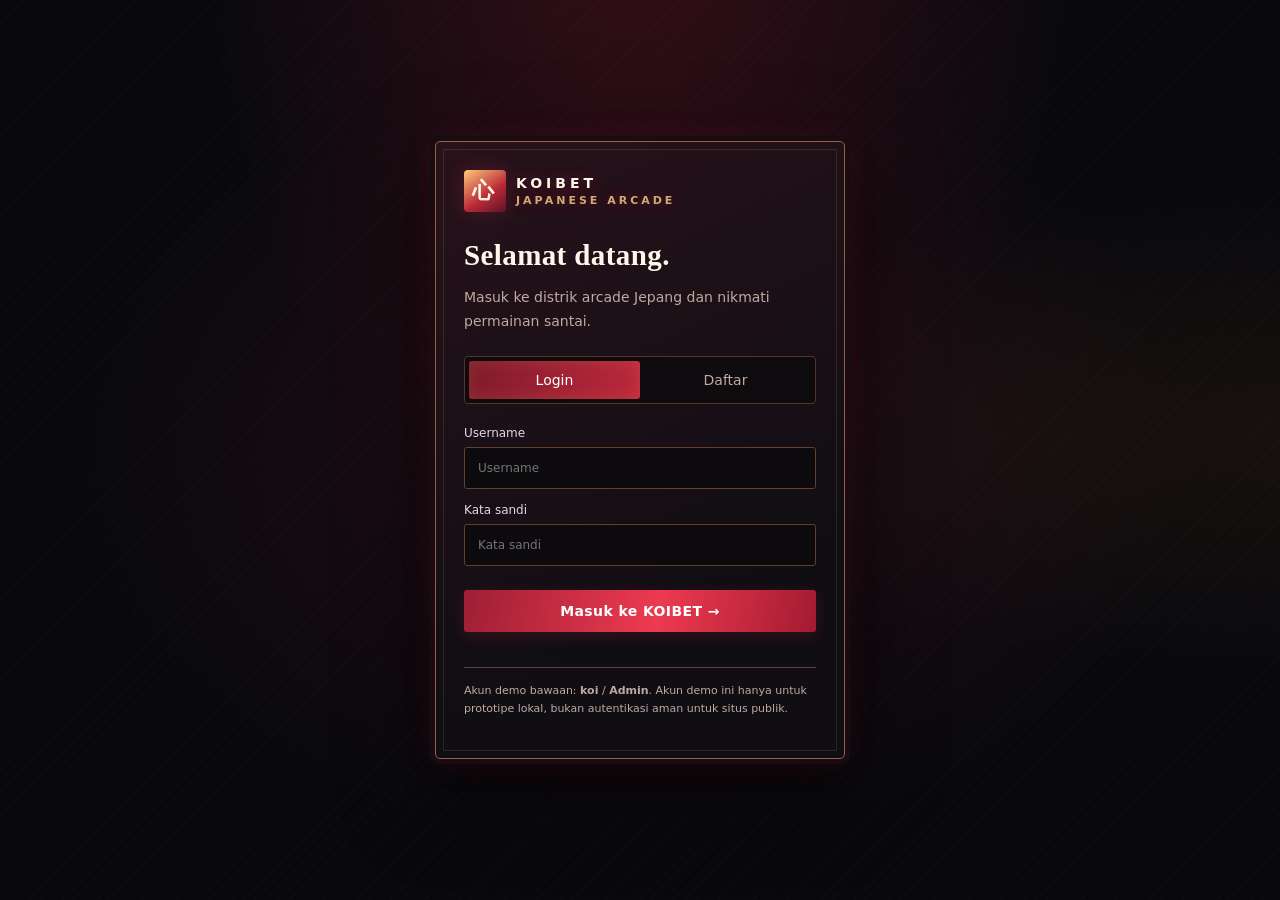
<file: index.html>
<!doctype html>
<html lang="id">
<head>
<meta charset="utf-8"><meta name="viewport" content="width=device-width,initial-scale=1,viewport-fit=cover"><meta name="theme-color" content="#100b12">
<title>KOIBET — Japanese Arcade</title>
<style>
:root{color-scheme:dark;--bg:#100b12;--panel:#1c121e;--panel2:#251725;--line:#493044;--pink:#ff4778;--gold:#e7bd76;--muted:#b9a8b8;--white:#fff7fb}*{box-sizing:border-box}body{margin:0;background:radial-gradient(ellipse at 80% 0,#48172f66,transparent 35%),var(--bg);color:var(--white);font:14px system-ui,-apple-system,Segoe UI,sans-serif;min-height:100vh}button,input{font:inherit}button{cursor:pointer}.hidden{display:none!important}.auth-screen{min-height:100vh;display:grid;place-items:center;padding:20px}.auth-box{width:min(100%,410px);background:#1b121e;border:1px solid var(--line);border-radius:18px;padding:28px;box-shadow:0 25px 80px #0008}.logo{display:flex;align-items:center;gap:10px;font-weight:800;letter-spacing:3px}.logo-mark{width:42px;height:42px;border-radius:12px;background:linear-gradient(135deg,#ff5c83,#a81e55);display:grid;place-items:center;font-size:22px}.sub{color:var(--muted);font-size:11px;letter-spacing:2px;margin:3px 0 0}.auth-box h1{font-size:29px;margin:27px 0 7px}.auth-box p{color:var(--muted);line-height:1.7}.switch{display:flex;background:#110d15;padding:4px;border-radius:10px;margin:22px 0}.switch button{flex:1;background:none;border:0;color:var(--muted);padding:11px;border-radius:8px}.switch button.active{background:#392034;color:#fff}.field{display:block;margin:14px 0;color:#e8d7e4;font-size:12px}.field input{display:block;width:100%;margin-top:7px;padding:13px;border:1px solid var(--line);border-radius:9px;background:#100c14;color:white;outline:none}.field input:focus{border-color:var(--pink)}.btn{border:0;border-radius:9px;padding:13px 17px;background:linear-gradient(110deg,#ff527c,#c52660);color:white;font-weight:700}.btn.full{width:100%;margin-top:10px}.btn.ghost{background:#342033;border:1px solid var(--line)}.msg{min-height:18px;color:#ff9bb5;font-size:12px}.hint{font-size:11px!important;border-top:1px solid var(--line);padding-top:14px;margin-top:17px}.app{max-width:1180px;margin:auto;padding:0 22px 40px}.header{height:76px;display:flex;align-items:center;justify-content:space-between;border-bottom:1px solid #ffffff17}.header-right{display:flex;gap:10px;align-items:center}.user-chip,.balance-chip{border:1px solid var(--line);border-radius:30px;padding:9px 13px;color:#f6dce9;font-size:12px}.balance-chip{color:var(--gold)}.layout{display:grid;grid-template-columns:205px 1fr;gap:25px;padding-top:25px}.side{background:#19111b;border:1px solid #ffffff12;border-radius:15px;padding:12px;height:max-content;position:sticky;top:15px}.side button{display:flex;width:100%;gap:12px;align-items:center;text-align:left;border:0;background:transparent;color:#c5b3c4;padding:14px;border-radius:9px;margin:3px 0}.side button.active,.side button:hover{background:#392034;color:#fff}.side b{font-size:18px;width:22px;text-align:center}.main{min-width:0}.welcome{background:linear-gradient(110deg,#36172e,#1c1725 68%,#25172b);border:1px solid #67344e;border-radius:17px;padding:26px;position:relative;overflow:hidden}.welcome:after{content:'心';position:absolute;right:35px;top:4px;font-size:130px;color:#ffffff0b}.eyebrow{font-size:10px;letter-spacing:2px;color:#ff91ad}.welcome h1{font-size:clamp(25px,4vw,38px);margin:12px 0 8px}.welcome p{color:#d0bccc;max-width:520px;line-height:1.7;margin:0}.section{margin-top:27px}.section-head{display:flex;justify-content:space-between;align-items:end;margin-bottom:14px}.section-head h2{margin:0;font-size:20px}.section-head small{color:var(--muted)}.cards{display:grid;grid-template-columns:repeat(3,minmax(0,1fr));gap:13px}.card{background:linear-gradient(145deg,#251827,#1a121d);border:1px solid var(--line);border-radius:13px;overflow:hidden}.game-art{height:125px;display:grid;place-items:center;font-size:45px;background:radial-gradient(circle,#80304c,#321b36 65%,#201525)}.card:nth-child(2) .game-art{background:radial-gradient(circle,#365c72,#202b43 65%,#1a1729)}.card:nth-child(3) .game-art{background:radial-gradient(circle,#80512e,#45243b 65%,#21172b)}.card-body{padding:14px}.card h3{margin:0 0 6px;font-size:14px}.card p{margin:0 0 13px;color:var(--muted);font-size:11px;line-height:1.6}.card .btn{font-size:11px;padding:10px 13px}.panel{background:#1b121e;border:1px solid var(--line);border-radius:14px;padding:20px}.big-balance{font-size:35px;font-weight:800;color:var(--gold);margin:10px 0}.muted{color:var(--muted);line-height:1.7}.profile-row{display:flex;justify-content:space-between;padding:13px 0;border-bottom:1px solid #ffffff12}.promo{display:flex;gap:15px;align-items:center;margin:12px 0}.promo-icon{width:52px;height:52px;display:grid;place-items:center;background:#3a2036;border-radius:12px;font-size:24px}.wallet-actions{display:grid;grid-template-columns:repeat(2,minmax(0,1fr));gap:12px}.wallet-action{display:grid;grid-template-columns:42px 1fr;grid-template-rows:auto auto;align-items:center;text-align:left;column-gap:12px;padding:16px;background:linear-gradient(145deg,#2b1a2b,#1b121e);border:1px solid var(--line);border-radius:13px;color:var(--white)}.wallet-action>span{grid-row:1/3;width:42px;height:42px;border-radius:11px;background:#49243a;display:grid;place-items:center;font-size:23px;color:#ff9bb5}.wallet-action small{color:var(--muted);font-size:10px;margin-top:4px}.wallet-action.muted-action{opacity:.65}.method-options{display:grid;grid-template-columns:1fr 1fr;gap:10px}.method-option{padding:13px;border:1px solid var(--line);border-radius:9px;background:#120d16;color:#d8c5d4;font-weight:800}.method-option.active{border-color:var(--pink);background:#482039;color:#fff}.toast{position:fixed;bottom:20px;left:50%;transform:translateX(-50%);background:#342033;border:1px solid var(--line);padding:12px 18px;border-radius:10px;box-shadow:0 8px 30px #0008;z-index:9}.mobile-nav{display:none}.disclaimer{font-size:10px;color:#9e8a9c;margin-top:22px;line-height:1.7}.history-list,.message-list{display:grid;gap:10px}.history-item,.message-item{padding:13px;border:1px solid #62402f;background:#130f14;border-radius:4px}.history-item{display:grid;grid-template-columns:1fr auto;gap:8px;align-items:center}.history-item small,.message-item small{display:block;color:var(--muted);font-size:10px;margin-top:4px}.history-amount{font-weight:800;color:var(--gold)}.message-item.unread{border-color:#c18a4c;background:linear-gradient(110deg,#2a171d,#151015)}.message-item h3{margin:0 0 6px;font-size:13px}.message-item p{margin:0;color:#c9b7ad;line-height:1.6;font-size:12px}.profile-hero{display:flex;align-items:center;gap:16px}.profile-hero h2{margin:5px 0}.profile-avatar{width:64px;height:64px;display:grid;place-items:center;font-size:30px;color:#ffdda0;background:linear-gradient(145deg,#a72b3d,#321520);border:1px solid #bd8954;border-radius:5px}.vip-panel{background:linear-gradient(130deg,#3b211e,#171116 70%)}.vip-top,.vip-progress-label{display:flex;justify-content:space-between;align-items:center;gap:12px}.vip-top h2{margin:7px 0 18px;font-family:Georgia,serif}.vip-seal{width:48px;height:48px;border-radius:50%;display:grid;place-items:center;color:#f5d28a;border:1px solid #c39452;background:#34231c;font-weight:900}.vip-progress-label{font-size:11px;color:#e6d1bc;margin:6px 0 9px}.vip-track{height:11px;background:#0c0a0d;border:1px solid #76503a;border-radius:20px;overflow:hidden}.vip-track>div{height:100%;width:0;background:linear-gradient(90deg,#a72b3d,#e9bd68);transition:width .25s}.message-item button{margin-top:10px;font-size:10px;padding:8px 12px}@media(max-width:760px){.app{padding:0 14px 90px}.layout{display:block;padding-top:16px}.side{display:none}.cards{grid-template-columns:1fr}.game-art{height:110px}.header{height:65px}.balance-chip{padding:8px 10px}.user-chip{display:none}.mobile-nav{display:flex;position:fixed;z-index:5;bottom:0;left:0;right:0;background:#17101c;border-top:1px solid var(--line);padding:7px 5px calc(7px + env(safe-area-inset-bottom));justify-content:space-around}.mobile-nav button{border:0;background:none;color:#b9a8b8;font-size:10px;display:grid;gap:4px;justify-items:center}.mobile-nav button b{font-size:18px}.mobile-nav button.active{color:#ff7899}.welcome{padding:21px}.welcome:after{right:10px;font-size:90px}.section{margin-top:22px}.section-head h2{font-size:18px}}

/* Provider folders and visual-only catalogue */
.provider-grid{display:grid;grid-template-columns:repeat(3,minmax(0,1fr));gap:15px}.provider-folder{position:relative;min-height:185px;text-align:left;overflow:hidden;padding:22px 18px 17px;border:1px solid #70405a;border-radius:14px;color:#fff;background:linear-gradient(145deg,#422039,#211522 75%);box-shadow:0 12px 28px #0004;transition:transform .18s,border-color .18s}.provider-folder:active{transform:scale(.985)}.provider-folder:hover{border-color:#ff789a}.provider-folder:after{content:'▧';position:absolute;right:13px;top:23px;font-size:76px;line-height:1;color:#ffffff0a}.folder-tab{position:absolute;top:0;left:18px;width:54px;height:7px;background:#ff789a;border-radius:0 0 5px 5px}.provider-folder.pragmatic{background:linear-gradient(145deg,#203d50,#171a2a 78%);border-color:#395d78}.provider-folder.pragmatic .folder-tab{background:#69c9ed}.provider-folder.jili{background:linear-gradient(145deg,#593b20,#211723 78%);border-color:#79552e}.provider-folder.jili .folder-tab{background:#f3bf68}.provider-logo{display:block;position:relative;z-index:1;font-weight:900;font-size:20px;letter-spacing:-.7px;color:#fff;text-shadow:0 2px 14px #fff3;margin:7px 0 17px}.provider-logo span{color:#ffb2c7;font-size:12px;margin-left:4px}.pragmatic .provider-logo{font-size:14px;letter-spacing:1px;color:#8bdcff}.jili .provider-logo{font-size:28px;color:#ffd27c;font-style:italic}.provider-folder>b,.provider-folder small,.provider-folder i{display:block;position:relative;z-index:1}.provider-folder>b{font-size:13px;letter-spacing:1px}.provider-folder small{font-size:10px;color:#c7b4c5;margin-top:5px}.provider-folder i{font-style:normal;font-size:9px;letter-spacing:1.2px;color:#ff9bb5;margin-top:17px}.catalog-top{display:flex;align-items:center;justify-content:space-between;gap:12px;margin-bottom:18px}.catalog-top .btn{font-size:11px;padding:10px 13px}.catalog-heading{align-items:center}.catalog-heading h2{font-size:25px;letter-spacing:1px}.catalog-mark{width:48px;height:48px;border-radius:13px;background:#49243a;display:grid;place-items:center;font-weight:900;color:#ffadc4;border:1px solid #74405a}.catalog-grid{display:grid;grid-template-columns:repeat(3,minmax(0,1fr));gap:13px}.catalog-card{background:linear-gradient(145deg,#251827,#19121e);border:1px solid #493044;border-radius:12px;overflow:hidden}.catalog-thumb{height:125px;display:grid;place-items:center;position:relative;font-size:43px;background:radial-gradient(circle at 50% 45%,#a03d60,#3b1d39 65%,#201525)}.catalog-card:nth-child(3n+2) .catalog-thumb{background:radial-gradient(circle at 50% 45%,#3d6c80,#202b43 65%,#1a1729)}.catalog-card:nth-child(3n) .catalog-thumb{background:radial-gradient(circle at 50% 45%,#916033,#45243b 65%,#21172b)}.catalog-thumb small{position:absolute;bottom:9px;left:11px;font-size:8px;letter-spacing:1.5px;color:#ffe1ec}.catalog-info{padding:12px}.catalog-info h3{font-size:12px;margin:0 0 6px}.catalog-info p{font-size:10px;color:#b9a8b8;margin:0 0 11px}.catalog-info button{font-size:10px;padding:9px 11px}.preview-label{font-size:8px;color:#e7bd76;letter-spacing:1px;margin-left:6px}@media(max-width:760px){.provider-grid{grid-template-columns:1fr;gap:11px}.provider-folder{min-height:145px;padding:17px}.provider-logo{margin:5px 0 10px}.provider-folder i{margin-top:11px}.catalog-grid{grid-template-columns:repeat(2,minmax(0,1fr));gap:10px}.catalog-thumb{height:105px}.catalog-info{padding:10px}.catalog-heading h2{font-size:21px}}

/* KOIBET Japanese neon lounge visual refresh */
:root{--bg:#09090d;--panel:#171116;--panel2:#21131a;--line:#65402f;--pink:#ff315e;--gold:#e9bd68;--muted:#c0a9a0;--white:#fff5e9}
body{background-color:#09090d;background-image:radial-gradient(ellipse at 50% -12%,#8e182d55,transparent 48%),radial-gradient(ellipse at 100% 48%,#8a53151b,transparent 36%),repeating-linear-gradient(135deg,#ffffff04 0 1px,transparent 1px 8px);font-family:system-ui,-apple-system,'Segoe UI',sans-serif}
.auth-screen{background:radial-gradient(ellipse at center,#55162755,transparent 62%)}
.auth-box{background:linear-gradient(155deg,#28121b,#100e13 72%);border:1px solid #a45a43;border-radius:5px;box-shadow:0 0 0 5px #160d12,0 0 35px #f02c5422,0 28px 90px #000c;position:relative}
.auth-box:before,.panel:before{content:'';position:absolute;inset:7px;border:1px solid #e6bd6a22;pointer-events:none}
.logo-mark{border-radius:4px;background:linear-gradient(145deg,#ffcc7a,#b92b38 58%,#5d1427);box-shadow:0 0 20px #ff365533;color:#fff8e8}
.logo{letter-spacing:4px;text-shadow:0 0 16px #ff315e55}
.sub{color:#d4a875;letter-spacing:3px}
.auth-box h1{font-family:Georgia,serif;letter-spacing:.4px}
.switch{border:1px solid #573326;border-radius:4px;background:#0d0b0e}
.switch button{border-radius:3px}
.switch button.active{background:linear-gradient(100deg,#7f1c2c,#bd283c);box-shadow:inset 0 0 15px #ffbd6a22}
.field input{border-radius:3px;background:#0c0a0d;border-color:#62402f}
.field input:focus{border-color:#e9bd68;box-shadow:0 0 0 2px #e9bd6822}
.btn{border-radius:3px;background:linear-gradient(100deg,#9e1f34,#ed3a50 55%,#a31b31);box-shadow:0 4px 16px #e52a452b;letter-spacing:.4px}
.btn.ghost{background:linear-gradient(120deg,#2b171a,#181116);border:1px solid #76503a;box-shadow:none;color:#f0d6b4}
.header{border-bottom:1px solid #8c513a66;position:relative}
.header:after{content:' ';position:absolute;bottom:-1px;left:0;width:100%;height:1px;background:linear-gradient(90deg,transparent,#e9bd68,#ff315e,#e9bd68,transparent)}
.balance-chip{border:1px solid #a77b43;border-radius:3px;background:#21150f;color:#f3ca7b;box-shadow:inset 0 0 15px #e9bd6810}
.user-chip{border-radius:3px;border-color:#65402f}
.layout{gap:19px}
.side{background:linear-gradient(180deg,#21131a,#100e13);border:1px solid #69412f;border-radius:4px;box-shadow:0 10px 30px #0007}
.side button{border-radius:3px;border-left:2px solid transparent}
.side button.active,.side button:hover{background:linear-gradient(90deg,#66203388,#2b171d);border-left-color:#e9bd68;color:#ffe7c2}
.welcome{border:1px solid #a65b3d;border-radius:4px;background:linear-gradient(105deg,#5c1527 0%,#26131d 48%,#121116 100%);box-shadow:inset 0 0 45px #f03c4a12,0 12px 30px #0006}
.welcome:before{content:'🏮';position:absolute;right:18%;top:12px;font-size:35px;filter:drop-shadow(0 0 12px #ff4b4b);opacity:.75}
.welcome:after{content:'祭';right:25px;top:4px;font-family:serif;font-size:150px;color:#f4c77a12;text-shadow:0 0 25px #ff315e22}
.eyebrow{color:#f0c47a;letter-spacing:2.6px}
.welcome h1{font-family:Georgia,serif;text-shadow:0 3px 20px #ff315e44}
.section-head h2{font-family:Georgia,serif;letter-spacing:.5px}
.panel,.card,.catalog-card{background:linear-gradient(145deg,#21151a,#110f14);border:1px solid #65402f;border-radius:4px;box-shadow:0 10px 25px #0005;position:relative}
.panel{overflow:hidden}
.big-balance{color:#f4cb78;text-shadow:0 0 22px #e9bd6844;font-family:Georgia,serif}
.wallet-action{border-radius:4px;background:linear-gradient(140deg,#351720,#171116);border-color:#815039;box-shadow:0 8px 22px #0005}
.wallet-action>span{border-radius:3px;background:linear-gradient(145deg,#a72b3d,#4b1728);color:#ffdda0}
.wallet-action.muted-action{filter:saturate(.55)}
.method-option{border-radius:3px;background:#100d11;border-color:#68442f}
.method-option.active{background:linear-gradient(100deg,#6d1b2b,#9c2736);border-color:#e8bd6c;box-shadow:0 0 18px #e9bd6820}
.provider-folder{border-radius:4px;border-color:#9c5d3d;background:linear-gradient(145deg,#57182a,#211219 72%);box-shadow:inset 0 0 30px #ff315e0d,0 12px 28px #0008}
.provider-folder:after{content:'祭';font-family:serif;color:#ffd68b12;font-size:110px;right:14px;top:8px}
.folder-tab{height:5px;background:linear-gradient(90deg,#ff315e,#e9bd68)}
.provider-folder.pragmatic{background:linear-gradient(145deg,#203746,#14131c 78%);border-color:#5a8291}
.provider-folder.jili{background:linear-gradient(145deg,#63431d,#1c1418 78%);border-color:#b18a4c}
.provider-folder>b{letter-spacing:2px}
.provider-folder i{color:#f0c47a}
.catalog-mark{border-radius:4px;background:linear-gradient(145deg,#85263a,#2b141c);border-color:#9c5d3d;color:#ffdda0}
.catalog-thumb{background:radial-gradient(circle at 50% 45%,#a72c43,#481728 62%,#151018);border-bottom:1px solid #9a563d}
.catalog-card:nth-child(3n+2) .catalog-thumb{background:radial-gradient(circle at 50% 45%,#35677a,#1c2a3a 65%,#11121a)}
.catalog-card:nth-child(3n) .catalog-thumb{background:radial-gradient(circle at 50% 45%,#9a6a2d,#4a2920 65%,#171118)}
.catalog-info button{border-radius:3px}
.promo-icon{border-radius:4px;background:linear-gradient(145deg,#81253a,#321520);border:1px solid #9a5a3d}
.toast{border-radius:4px;background:#28151d;border-color:#b07848;color:#ffe7c2}
.disclaimer{color:#b69a87}
@media(max-width:760px){
 .header{height:67px}
 .welcome{padding:22px 18px}
 .welcome:before{right:18%;top:8px;font-size:28px}
 .welcome:after{right:6px;font-size:105px}
 .provider-folder{min-height:140px}
 .mobile-nav{background:linear-gradient(180deg,#1b1117,#0b090d);border-top:1px solid #98603f;box-shadow:0 -8px 25px #0009}
 .mobile-nav button.active{color:#f5c977}
 .wallet-actions{gap:9px}
 .wallet-action{padding:13px 10px;grid-template-columns:34px 1fr;column-gap:9px}
 .wallet-action>span{width:34px;height:34px;font-size:19px}
}

.account-modal{position:fixed;inset:0;z-index:20;background:#000b;display:grid;place-items:center;padding:18px}.account-modal-card{width:min(100%,420px);background:linear-gradient(150deg,#2a151d,#100e13);border:1px solid #a66a45;box-shadow:0 20px 70px #000c;padding:22px;position:relative}.account-modal-card select{display:block;width:100%;margin-top:7px;padding:13px;border:1px solid #62402f;border-radius:3px;background:#0c0a0d;color:#fff}.saved-account{display:flex;justify-content:space-between;align-items:center;gap:10px;padding:13px;border:1px solid #62402f;background:#130f14}.saved-account small{display:block;color:var(--muted);font-size:10px;margin-top:4px}.saved-account button{padding:7px 10px;font-size:10px}@media(max-width:760px){.account-modal-card{padding:18px}.saved-account{align-items:flex-start}}</style></head>
<body>
<section class="auth-screen" id="authScreen"><div class="auth-box">
<div class="logo"><span class="logo-mark">心</span><div>KOIBET<div class="sub">JAPANESE ARCADE</div></div></div>
<h1 id="authTitle">Selamat datang.</h1><p>Masuk ke distrik arcade Jepang dan nikmati permainan santai.</p>
<div class="switch"><button id="loginTab" class="active" type="button">Login</button><button id="registerTab" type="button">Daftar</button></div>
<form id="authForm"><label class="field hidden" id="nameField">Nama lengkap<input id="newName" autocomplete="name" placeholder="Nama lengkap"></label><label class="field">Username<input id="username" autocomplete="username" placeholder="Username" required></label><label class="field">Kata sandi<input id="password" type="password" autocomplete="current-password" placeholder="Kata sandi" required></label><button class="btn full" id="authSubmit">Masuk ke KOIBET →</button><div class="msg" id="authMsg"></div></form>
<p class="hint">Akun demo bawaan: <b>koi</b> / <b>Admin</b>. Akun demo ini hanya untuk prototipe lokal, bukan autentikasi aman untuk situs publik.</p>
</div></section>
<div class="app hidden" id="app">
<header class="header"><div class="logo"><span class="logo-mark">心</span><div>KOIBET<div class="sub">TOKYO NIGHT ARCADE</div></div></div><div class="header-right"><span class="balance-chip">◈ <span id="headerBalance">1.000</span></span><span class="user-chip" id="headerUser">koi</span><button class="btn ghost" id="logout" style="padding:9px 12px;font-size:11px">Keluar</button></div></header>
<div class="layout"><aside class="side" id="sideNav"><button class="active" data-page="game"><b>🎮</b> Game</button><button data-page="wallet"><b>◈</b> Wallet</button><button data-page="profile"><b>♙</b> Profil</button><button data-page="promo"><b>🎁</b> Promo</button><button data-page="messages"><b>✉</b> Pesan</button></aside>
<main class="main">
<section class="page" id="page-game"><div class="welcome"><div class="eyebrow">東京 · DISTRIK ARCADE</div><h1>おかえり, <span id="welcomeName">Koi</span>.</h1><p>Selamat datang kembali. Pilih permainan dan nikmati suasana malam Jepang.</p></div><div class="section" id="providerHome"><div class="section-head"><h2>Pilih provider</h2><small id="providerTotal">3 katalog tersedia</small></div><div class="provider-grid">
<button class="provider-folder pg" data-folder="pg"><span class="folder-tab"></span><span class="provider-logo">PG<span>SOFT</span></span><b>PG SOFT</b><small data-count="pg">Koleksi game</small><i>BUKA KATALOG ↗</i></button>
<button class="provider-folder pragmatic" data-folder="pragmatic"><span class="folder-tab"></span><span class="provider-logo">PRAGMATIC</span><b>PRAGMATIC</b><small data-count="pragmatic">Koleksi game</small><i>BUKA KATALOG ↗</i></button>
<button class="provider-folder jili" data-folder="jili"><span class="folder-tab"></span><span class="provider-logo">JILI</span><b>JILI</b><small data-count="jili">Koleksi game</small><i>BUKA KATALOG ↗</i></button>
</div></div>
<div class="provider-catalog hidden" id="providerCatalog">
<div class="catalog-top"><button class="btn ghost" id="backProviders">← Semua provider</button><span class="eyebrow" id="catalogEyebrow">KATALOG GAME</span></div>
<div class="section-head catalog-heading"><div><h2 id="catalogTitle">PG SOFT</h2><small id="catalogCount">6 koleksi visual</small></div><span class="catalog-mark" id="catalogMark">PG</span></div>
<div class="catalog-grid" id="catalogGrid"></div>
</div>
<p class="disclaimer">Katalog ini hanya preview desain. Semua kartu bersifat visual dan belum memiliki fungsi permainan, taruhan, transaksi, atau penukaran uang.</p></section>
<section class="page hidden" id="page-wallet"><div class="section-head"><h2>Wallet / Saldo</h2><small>Poin virtual</small></div><div class="panel"><div class="eyebrow">SALDO KOIBET</div><div class="big-balance">◈ <span id="walletBalance">1.000</span></div><p class="muted">Saldo virtual akunmu. Tidak memiliki nilai tunai dan tidak dapat ditransfer atau dicairkan.</p></div><div class="section wallet-actions"><button class="wallet-action" id="openDeposit" type="button"><span>＋</span><b>Deposit</b><small>Simulasi pengisian poin</small></button><button class="wallet-action" id="openWithdraw" type="button"><span>↗</span><b>Penarikan</b><small>Simulasi pilihan metode</small></button></div><div class="section panel hidden" id="depositPanel"><div class="section-head"><h3>Deposit poin virtual</h3><button class="btn ghost" id="closeDeposit" type="button">Tutup</button></div><label class="field">Nominal deposit poin virtual<input id="depositAmount" type="number" min="10000" step="1" inputmode="numeric" placeholder="Minimal 10.000 poin"></label><p class="msg" id="depositMsg" aria-live="polite"></p><div class="field">Pilih metode</div><div class="method-options"><button class="method-option active" type="button" data-method="DANA">DANA</button><button class="method-option" type="button" data-method="QRIS">QRIS</button></div><p class="muted" id="depositMethodHint">Metode DANA dipilih untuk simulasi tampilan.</p><button class="btn full" id="depositContinue" type="button">Lanjutkan simulasi</button><p class="disclaimer">Ini hanya contoh antarmuka. Tidak ada pembayaran, transfer, QR, atau penambahan saldo sungguhan.</p></div><div class="section panel hidden" id="withdrawPanel"><div class="section-head"><h3>Penarikan poin virtual</h3><button class="btn ghost" id="closeWithdraw" type="button">Tutup</button></div><label class="field">Jumlah penggunaan poin<input id="withdrawAmount" type="number" min="20000" step="1" inputmode="numeric" placeholder="Minimal 20.000 poin"></label><p class="msg" id="withdrawMsg" aria-live="polite"></p><p class="muted">Minimal simulasi: <b>20.000 poin</b>. Saldo saat ini: <b id="withdrawBalance">1.000 poin</b>.</p><div class="field">Pilih akun bank / e-wallet</div><div class="method-options" id="withdrawMethods"><button class="method-option active" type="button" data-withdraw-method="DANA">DANA</button><button class="method-option" type="button" data-withdraw-method="GoPay">GoPay</button><button class="method-option" type="button" data-withdraw-method="OVO">OVO</button><button class="method-option" type="button" data-withdraw-method="ShopeePay">ShopeePay</button><button class="method-option" type="button" data-withdraw-method="Bank BCA">Bank BCA</button><button class="method-option" type="button" data-withdraw-method="Bank Mandiri">Bank Mandiri</button><button class="method-option" type="button" data-withdraw-method="Bank BRI">Bank BRI</button><button class="method-option" type="button" data-withdraw-method="Bank BNI">Bank BNI</button></div><p class="muted" id="withdrawMethodHint">DANA dipilih untuk simulasi tampilan.</p><button class="btn full" id="withdrawContinue" type="button">Lihat simulasi</button><p class="disclaimer">Simulasi UI saja. Tidak meminta nomor rekening/nomor e-wallet, tidak mengirim permintaan, tidak memotong saldo, dan tidak memproses pencairan uang.</p></div><div class="section panel"><div class="section-head"><h3>Riwayat wallet</h3><small id="historyCount">0 aktivitas</small></div><div id="walletHistory" class="history-list"><p class="muted">Belum ada aktivitas.</p></div></div></section>
<section class="page hidden" id="page-profile"><div class="section-head"><h2>Profil Pengguna</h2><small>Identitas & progres</small></div><div class="panel profile-hero"><div class="profile-avatar">心</div><div><div class="eyebrow">KOIBET MEMBER</div><h2 id="profileDisplayName">Koi</h2><p class="muted">ID Pengguna: <b id="profileId">0000000</b></p></div></div><div class="section panel vip-panel"><div class="vip-top"><div><div class="eyebrow">MEMBERSHIP</div><h2 id="vipName">VIP 0 · Member</h2></div><span class="vip-seal">VIP</span></div><div class="vip-progress-label"><span>Progress menuju VIP 1</span><b id="vipProgressText">0 / 100 EXP</b></div><div class="vip-track"><div id="vipProgressBar"></div></div><p class="muted" id="vipHint">EXP diperoleh dari aktivitas arcade non-transaksi dan pencapaian profil.</p><button class="btn full" id="claimVipExp" type="button">Klaim EXP harian +10</button></div><div class="section panel"><h3>Statistik akun</h3><div class="profile-row"><span>Username</span><b id="profileName">koi</b></div><div class="profile-row"><span>Tipe akun</span><b id="profileType">Demo</b></div><div class="profile-row"><span>Bergabung</span><b id="profileDate">Hari ini</b></div><div class="profile-row"><span>Saldo virtual</span><b id="profileBalance">1.000</b></div><div class="profile-row"><span>Jumlah simulasi deposit</span><b id="profileDepositCount">0 kali</b></div><div class="profile-row"><span>Total simulasi deposit</span><b id="profileDepositTotal">0 poin</b></div><div class="profile-row"><span>Aktivitas virtual</span><b id="profileActivityCount">0 aktivitas</b></div></div><div class="section panel"><div class="section-head"><h3>Akun Bank / E-Wallet</h3><small id="savedAccountCount">0 akun</small></div><p class="muted">Simpan label, nomor demo, dan jenis metode. Gunakan 4–8 angka contoh saja; jangan masukkan nomor rekening asli.</p><button class="btn" id="openAccountModal" type="button">＋ Tambah Akun Bank</button><div id="savedAccounts" class="history-list" style="margin-top:14px"><p class="muted">Belum ada akun tersimpan.</p></div></div></section>
<section class="page hidden" id="page-messages"><div class="section-head"><h2>Kotak Pesan</h2><small id="messageCount">0 pesan</small></div><div id="messageList" class="message-list"></div></section>
<section class="page hidden" id="page-promo"><div class="section-head"><h2>Promo & Pengumuman</h2><small>Event arcade</small></div><div id="promoList"><div class="panel promo"><div class="promo-icon">🌸</div><div><b>Festival Sakura</b><p class="muted">Jelajahi game bertema musim semi. Event demo — tanpa pembelian.</p></div></div><div class="panel promo"><div class="promo-icon">🏮</div><div><b>Tokyo Night Bonus</b><p class="muted">Bonus sambutan virtual untuk akun baru: 1.000 poin.</p></div></div></div><p class="disclaimer">Pengumuman dan event ini hanya informasi arcade; tidak ada transaksi uang sungguhan.</p></section>
</main></div>
<nav class="mobile-nav" id="mobileNav"><button class="active" data-page="game"><b>🎮</b>Game</button><button data-page="wallet"><b>◈</b>Wallet</button><button data-page="profile"><b>♙</b>Profil</button><button data-page="promo"><b>🎁</b>Promo</button><button data-page="messages"><b>✉</b>Pesan</button></nav>
</div><div class="account-modal hidden" id="accountModal"><div class="account-modal-card"><div class="section-head"><h3>Tambah Akun</h3><button class="btn ghost" id="closeAccountModal" type="button">Tutup</button></div><label class="field">Nama Label Akun<input id="accountLabel" maxlength="30" placeholder="Contoh: Dompet Utama"></label><label class="field">Nomer Rekening<input id="accountNumber" maxlength="8" inputmode="numeric" autocomplete="off" placeholder="Contoh: 12345678"></label><label class="field">Pilih Bank / E-Wallet<select id="accountMethod"><option value="DANA">DANA</option><option value="GoPay">GoPay</option><option value="OVO">OVO</option><option value="ShopeePay">ShopeePay</option><option value="Bank BCA">Bank BCA</option><option value="Bank BRI">Bank BRI</option><option value="Bank BNI">Bank BNI</option><option value="Bank Mandiri">Bank Mandiri</option></select></label><button class="btn full" id="saveAccount" type="button">Simpan Akun</button><p class="disclaimer">Kolom Nomer Rekening hanya menerima 4–8 digit contoh. Jangan masukkan nomor rekening asli, nomor HP, atau data pembayaran.</p></div></div><div id="toast" class="toast hidden"></div>
<script>
const $=s=>document.querySelector(s);let mode='login',current=null;
function setMode(next){mode=next;$('#loginTab').classList.toggle('active',mode==='login');$('#registerTab').classList.toggle('active',mode==='register');$('#nameField').classList.toggle('hidden',mode!=='register');$('#authTitle').textContent=mode==='login'?'Selamat datang.':'Buat akun baru.';$('#authSubmit').textContent=mode==='login'?'Masuk ke KOIBET →':'Daftar sekarang →';$('#authMsg').textContent='';}
$('#loginTab').onclick=()=>setMode('login');$('#registerTab').onclick=()=>setMode('register');
function fbHash(s){let h1=0xdeadbeef,h2=0x41c6ce57;for(let i=0;i<s.length;i++){let c=s.charCodeAt(i);h1=Math.imul(h1^c,2654435761);h2=Math.imul(h2^c,1597334677)}h1=Math.imul(h1^h1>>>16,2246822507)^Math.imul(h2^h2>>>13,3266489909);h2=Math.imul(h2^h2>>>16,2246822507)^Math.imul(h1^h1>>>13,3266489909);return 'fb:'+(4294967296*(2097151&h2)+(h1>>>0)).toString(16)}
async function hash(s){if(window.crypto&&crypto.subtle){const b=await crypto.subtle.digest('SHA-256',new TextEncoder().encode(s));return [...new Uint8Array(b)].map(x=>x.toString(16).padStart(2,'0')).join('')}return fbHash(s)}
async function hashMatches(p,stored){return stored===await hash(p)||(String(stored).startsWith('fb:')&&stored===fbHash(p))}
function users(){try{return JSON.parse(localStorage.getItem('kokoro_users')||'{}')}catch{return {}}}
function saveUsers(v){localStorage.setItem('kokoro_users',JSON.stringify(v))}
function toast(t){$('#toast').textContent=t;$('#toast').classList.remove('hidden');setTimeout(()=>$('#toast').classList.add('hidden'),2600)}
function profileStoreKey(){return 'kokoro_profile_'+(current?.username||'guest')}function profileData(){try{return JSON.parse(localStorage.getItem(profileStoreKey())||'{}')}catch{return {}}}function saveProfileData(v){localStorage.setItem(profileStoreKey(),JSON.stringify(v))}function renderSavedAccounts(){let d=profileData(),a=Array.isArray(d.savedAccounts)?d.savedAccounts:[];$('#savedAccountCount').textContent=a.length+' akun';$('#savedAccounts').innerHTML=a.length?a.map((x,i)=>'<div class="saved-account"><div><b>'+escapeHtml(x.label)+'</b><small>'+escapeHtml(x.method)+' · Nomer Rekening: '+escapeHtml(String(x.number).replace(/^DEMO-/i,''))+' · Data demo</small></div><button class="btn ghost" type="button" data-remove-account="'+i+'">Hapus</button></div>').join(''):'<p class="muted">Belum ada akun tersimpan.</p>';document.querySelectorAll('[data-remove-account]').forEach(b=>b.onclick=()=>{let v=profileData();v.savedAccounts.splice(Number(b.dataset.removeAccount),1);saveProfileData(v);renderSavedAccounts();toast('Label akun dihapus.')})}function escapeHtml(v){return String(v).replace(/[&<>\"']/g,c=>({'&':'&amp;','<':'&lt;','>':'&gt;','\"':'&quot;',"'":'&#39;'}[c]))}function ensureProfile(){let d=profileData();if(!/^\d{7}$/.test(String(d.id||''))){d.id=String(Math.floor(1000000+Math.random()*9000000))}if(!Array.isArray(d.history))d.history=[];if(!Array.isArray(d.messages))d.messages=[{id:'welcome',title:'Selamat datang di KOIBET',body:'Akun arcade kamu sudah siap. Jelajahi katalog dan kumpulkan pencapaian virtual.',date:new Date().toLocaleString('id-ID'),read:false}];if(!Number.isFinite(d.vipExp))d.vipExp=0;saveProfileData(d);return d}function showApp(user){current=user;$('#authScreen').classList.add('hidden');$('#app').classList.remove('hidden');$('#headerUser').textContent=user.username;$('#welcomeName').textContent=user.username;$('#profileName').textContent=user.username;$('#profileType').textContent=user.demo?'Demo':'Pengguna lokal';$('#profileDate').textContent=user.created||'Hari ini';ensureProfile();updateBalance();renderProfile();renderHistory();renderMessages();renderSavedAccounts();showPage('game')}
function updateBalance(){let n=current?.balance??1000;let f=n.toLocaleString('id-ID');$('#headerBalance').textContent=f;$('#walletBalance').textContent=f;$('#profileBalance').textContent=f}function logWallet(type,amount,method){let d=profileData();d.history.unshift({type,amount,method,date:new Date().toLocaleString('id-ID'),status:'Simulasi'});d.history=d.history.slice(0,40);saveProfileData(d);renderHistory();renderProfile()}function renderHistory(){let d=profileData(),items=d.history||[];$('#historyCount').textContent=items.length+' aktivitas';$('#walletHistory').innerHTML=items.length?items.map(x=>'<div class="history-item"><div><b>'+escapeHtml(x.type)+'</b><small>'+escapeHtml(x.date)+' · '+escapeHtml(x.method)+' · '+escapeHtml(x.status)+'</small></div><span class="history-amount">'+Number(x.amount).toLocaleString('id-ID')+' poin</span></div>').join(''):'<p class="muted">Belum ada aktivitas.</p>'}function renderProfile(){let d=profileData(),h=d.history||[],deps=h.filter(x=>x.type==='Simulasi deposit poin'),total=deps.reduce((s,x)=>s+Number(x.amount||0),0),exp=Math.min(100,Number(d.vipExp)||0);$('#profileDisplayName').textContent=current?.displayName||current?.username||'Koi';$('#profileId').textContent=d.id;$('#vipName').textContent=exp>=100?'VIP 1 · Sakura':'VIP 0 · Member';$('#vipProgressText').textContent=exp+' / 100 EXP';$('#vipProgressBar').style.width=exp+'%';$('#profileDepositCount').textContent=deps.length+' kali';$('#profileDepositTotal').textContent=total.toLocaleString('id-ID')+' poin';$('#profileActivityCount').textContent=h.length+' aktivitas'}function renderMessages(){let d=profileData(),m=d.messages||[],unread=m.filter(x=>!x.read).length;$('#messageCount').textContent=unread+' belum dibaca';$('#messageList').innerHTML=m.length?m.map(x=>'<article class="message-item '+(!x.read?'unread':'')+'"><h3>'+escapeHtml(x.title)+'</h3><p>'+escapeHtml(x.body)+'</p><small>'+escapeHtml(x.date)+' · '+(x.read?'Sudah dibaca':'Belum dibaca')+'</small><button class="btn ghost" data-read-message="'+escapeHtml(x.id)+'" '+(x.read?'disabled':'')+'>Tandai dibaca</button></article>').join(''):'<p class="muted">Belum ada pesan.</p>';document.querySelectorAll('[data-read-message]').forEach(b=>b.onclick=()=>{let v=profileData();v.messages=v.messages.map(x=>x.id===b.dataset.readMessage?{...x,read:true}:x);saveProfileData(v);renderMessages()})}
function renderPromos(){let list=[];try{list=JSON.parse(localStorage.getItem('koibet_public_promos')||'[]')}catch{};let base='<div class="panel promo"><div class="promo-icon">🌸</div><div><b>Festival Sakura</b><p class="muted">Jelajahi game bertema musim semi. Event demo — tanpa pembelian.</p></div></div><div class="panel promo"><div class="promo-icon">🏮</div><div><b>Tokyo Night Bonus</b><p class="muted">Bonus sambutan virtual untuk akun baru: 1.000 poin.</p></div></div>';let extra=list.filter(x=>x&&x.active).map(x=>'<div class="panel promo"><div class="promo-icon">'+escapeHtml(x.icon||'🎁')+'</div><div><b>'+escapeHtml(x.title)+'</b><p class="muted">'+escapeHtml(x.description)+'</p></div></div>').join('');$('#promoList').innerHTML=base+extra}
function showPage(p){if(p==='promo')renderPromos();document.querySelectorAll('.page').forEach(x=>x.classList.add('hidden'));$('#page-'+p).classList.remove('hidden');document.querySelectorAll('[data-page]').forEach(x=>x.classList.toggle('active',x.dataset.page===p));if(p==='game'){showProviderHome()}}
function showProviderHome(){if(typeof renderProviderCounts==='function')renderProviderCounts();if($('#providerHome'))$('#providerHome').classList.remove('hidden');if($('#providerCatalog'))$('#providerCatalog').classList.add('hidden')}
const CATALOG_KEY='koibet_catalog_v1';
const defaultCatalog={
pg:{name:'PG SOFT',mark:'PG',games:[['🐉','Dragon Treasure','Fantasy'],['🌸','Blossom Fortune','Festival'],['🐼','Panda Kingdom','Adventure'],['🏯','Golden Samurai','Japan'],['🦊','Fox Spirit','Mythical'],['💎','Crystal Garden','Gem']]},
pragmatic:{name:'PRAGMATIC',mark:'P',games:[['⚡','Thunder Temple','Mythical'],['👑','Royal Crown','Classic'],['🌊','Ocean Riches','Ocean'],['🔥','Fire Dragon','Fantasy'],['🎭','Mystic Masks','Festival'],['🌙','Moonlight Tales','Night']]},
jili:{name:'JILI',mark:'J',games:[['🐯','Tiger Realm','Wildlife'],['🏮','Lucky Lantern','Festival'],['🗻','Fuji Adventure','Japan'],['🧧','Red Envelope','Celebration'],['⚔️','Samurai Legend','Action'],['🌌','Starry Journey','Cosmic']]}
};
function loadCatalog(){let saved=null;try{saved=JSON.parse(localStorage.getItem(CATALOG_KEY)||'null')}catch{}const out={};Object.keys(defaultCatalog).forEach(k=>{const d=defaultCatalog[k],sp=saved&&saved[k];out[k]={name:d.name,mark:d.mark,games:Array.isArray(sp&&sp.games)?sp.games.filter(g=>g&&g.name&&g.active!==false):d.games.map((g,i)=>({id:'d-'+k+'-'+i,icon:g[0],name:g[1],category:g[2],thumb:'',active:true}))}});return out}
function renderProviderCounts(){const c=loadCatalog();document.querySelectorAll('[data-count]').forEach(el=>{const p=c[el.dataset.count];if(p)el.textContent='Koleksi game · '+p.games.length+' judul'})}
function safeImg(u){return /^data:image\/(png|jpe?g|webp|gif);base64,[A-Za-z0-9+\/=]+$/.test(u||'')?u:''}
function openCatalog(key){const data=loadCatalog()[key];if(!data)return;$('#providerHome').classList.add('hidden');$('#providerCatalog').classList.remove('hidden');$('#catalogTitle').textContent=data.name;$('#catalogMark').textContent=data.mark;$('#catalogEyebrow').textContent='KATALOG / '+data.name;$('#catalogCount').textContent=data.games.length+' koleksi visual';$('#catalogGrid').innerHTML=data.games.length?data.games.map((g,i)=>{const img=safeImg(g.thumb);return '<article class="catalog-card"><div class="catalog-thumb"'+(img?' style="background:#120c16 center/cover no-repeat url('+img+')"':'')+'>'+(img?'':escapeHtml(g.icon||'🎮'))+'<small>PREVIEW '+String(i+1).padStart(2,'0')+'</small></div><div class="catalog-info"><h3>'+escapeHtml(g.name)+'</h3><p>'+escapeHtml(g.category||'Game')+' · Visual Preview</p><button class="btn ghost" type="button" data-preview="'+escapeHtml(g.name)+'">Lihat tampilan</button></div></article>'}).join(''):'<p class="muted">Belum ada game di katalog ini.</p>';$('#providerCatalog').scrollIntoView({behavior:'smooth',block:'start'});document.querySelectorAll('[data-preview]').forEach(b=>b.onclick=()=>toast('Preview '+b.dataset.preview+' belum diaktifkan.'))}
renderProviderCounts();
document.querySelectorAll('[data-folder]').forEach(b=>b.addEventListener('click',()=>openCatalog(b.dataset.folder)));
$('#backProviders').addEventListener('click',showProviderHome);
document.querySelectorAll('[data-page]').forEach(b=>b.onclick=()=>showPage(b.dataset.page));
$('#authForm').addEventListener('submit',async e=>{e.preventDefault();let u=$('#username').value.trim().toLowerCase(),p=$('#password').value;$('#authMsg').textContent='Memeriksa akun...';try{let db=users();if(mode==='login'){if(u==='koi'&&p==='Admin'){showApp({username:'koi',displayName:'Koi',balance:1000,demo:true,created:'Akun bawaan'});return}let rec=db[u];if(!rec||!await hashMatches(p,rec.passwordHash)){throw Error('Username atau kata sandi salah.')}showApp({username:u,displayName:rec.displayName||u,balance:rec.balance??1000,demo:false,created:rec.created});}else{let name=$('#newName').value.trim();if(!/^[a-zA-Z0-9_]{3,18}$/.test(u))throw Error('Username harus 3–18 karakter (huruf, angka, _).');if(p.length<6)throw Error('Kata sandi minimal 6 karakter.');if(name.length<2)throw Error('Nama lengkap minimal 2 karakter.');if(u==='koi'||db[u])throw Error('Username sudah digunakan.');db[u]={passwordHash:await hash(p),displayName:name,balance:1000,created:new Date().toLocaleDateString('id-ID')};saveUsers(db);showApp({username:u,displayName:name,balance:1000,demo:false,created:db[u].created});}}catch(err){$('#authMsg').textContent=err.message||'Gagal memproses akun.'}});
$('#logout').onclick=()=>{current=null;['#depositPanel','#withdrawPanel','#accountModal'].forEach(q=>$(q).classList.add('hidden'));['#depositAmount','#withdrawAmount','#username'].forEach(q=>$(q).value='');$('#app').classList.add('hidden');$('#authScreen').classList.remove('hidden');$('#password').value='';setMode('login')};

let depositMethod='DANA',withdrawMethod='DANA';$('#openDeposit').onclick=()=>{$('#withdrawPanel').classList.add('hidden');$('#depositPanel').classList.remove('hidden')};$('#closeDeposit').onclick=()=>$('#depositPanel').classList.add('hidden');$('#openWithdraw').onclick=()=>{$('#depositPanel').classList.add('hidden');$('#withdrawPanel').classList.remove('hidden');$('#withdrawMsg').textContent='';$('#withdrawBalance').textContent=Number(current?.balance??1000).toLocaleString('id-ID')+' poin'};$('#closeWithdraw').onclick=()=>$('#withdrawPanel').classList.add('hidden');document.querySelectorAll('[data-method]').forEach(b=>b.onclick=()=>{depositMethod=b.dataset.method;document.querySelectorAll('[data-method]').forEach(x=>x.classList.toggle('active',x===b));$('#depositMethodHint').textContent='Metode '+depositMethod+' dipilih untuk simulasi tampilan.'});document.querySelectorAll('[data-withdraw-method]').forEach(b=>b.onclick=()=>{withdrawMethod=b.dataset.withdrawMethod;document.querySelectorAll('[data-withdraw-method]').forEach(x=>x.classList.toggle('active',x===b));$('#withdrawMethodHint').textContent=withdrawMethod+' dipilih untuk simulasi tampilan.'});$('#depositContinue').onclick=()=>{let amount=Number($('#depositAmount').value),msg=$('#depositMsg');msg.textContent='';if(!Number.isSafeInteger(amount)||amount<10000){msg.textContent='Peringatan: minimal simulasi deposit adalah 10.000 poin.';toast('Minimal simulasi deposit 10.000 poin.');return}logWallet('Simulasi deposit poin',amount,depositMethod);msg.textContent='Nominal memenuhi batas simulasi. Tidak ada pembayaran atau saldo yang ditambahkan.';toast('Simulasi deposit dicatat — tidak ada transaksi.')};$('#withdrawContinue').onclick=()=>{let amount=Number($('#withdrawAmount').value),balance=Number(current?.balance??1000),msg=$('#withdrawMsg');msg.textContent='';if(!Number.isSafeInteger(amount)||amount<20000){msg.textContent='Peringatan: minimal penggunaan adalah 20.000 poin.';toast('Minimal penggunaan 20.000 poin.');return}if(amount>balance){msg.textContent='Peringatan: saldo poin tidak mencukupi. Saldo kamu '+balance.toLocaleString('id-ID')+' poin.';toast('Saldo poin tidak cukup.');return}logWallet('Simulasi penggunaan poin',amount,withdrawMethod);msg.textContent='Validasi simulasi berhasil. Tidak ada saldo yang dipotong atau dana yang dicairkan.';toast('Simulasi penggunaan poin berhasil divalidasi.')};
$('#openAccountModal').onclick=()=>{$('#accountModal').classList.remove('hidden');$('#accountLabel').focus()};$('#closeAccountModal').onclick=()=>$('#accountModal').classList.add('hidden');$('#accountModal').addEventListener('click',e=>{if(e.target.id==='accountModal')$('#accountModal').classList.add('hidden')});$('#saveAccount').onclick=()=>{let label=$('#accountLabel').value.trim(),number=$('#accountNumber').value.trim(),method=$('#accountMethod').value;if(label.length<2){toast('Masukkan nama label minimal 2 karakter.');return}if(!/^[0-9]{4,8}$/.test(number)){toast('Masukkan 4–8 angka contoh saja.');return}let d=profileData();if(!Array.isArray(d.savedAccounts))d.savedAccounts=[];if(d.savedAccounts.length>=5){toast('Maksimal 5 label akun.');return}d.savedAccounts.push({label,number,method});saveProfileData(d);$('#accountLabel').value='';$('#accountNumber').value='';$('#accountModal').classList.add('hidden');renderSavedAccounts();toast('Label akun berhasil disimpan.')};
$('#claimVipExp').onclick=()=>{let d=profileData(),today=new Date().toLocaleDateString('en-CA');if(d.lastVipClaim===today){toast('EXP harian sudah diklaim.');return}d.lastVipClaim=today;d.vipExp=Math.min(100,(Number(d.vipExp)||0)+10);d.messages.unshift({id:'vip-'+today,title:'EXP harian diterima',body:'Kamu mendapatkan 10 EXP aktivitas virtual. Progress VIP bersifat kosmetik dan tidak terkait deposit atau permainan berbayar.',date:new Date().toLocaleString('id-ID'),read:false});saveProfileData(d);renderProfile();renderMessages();toast('Berhasil! +10 EXP aktivitas virtual.');};
</script></body></html>
</file>
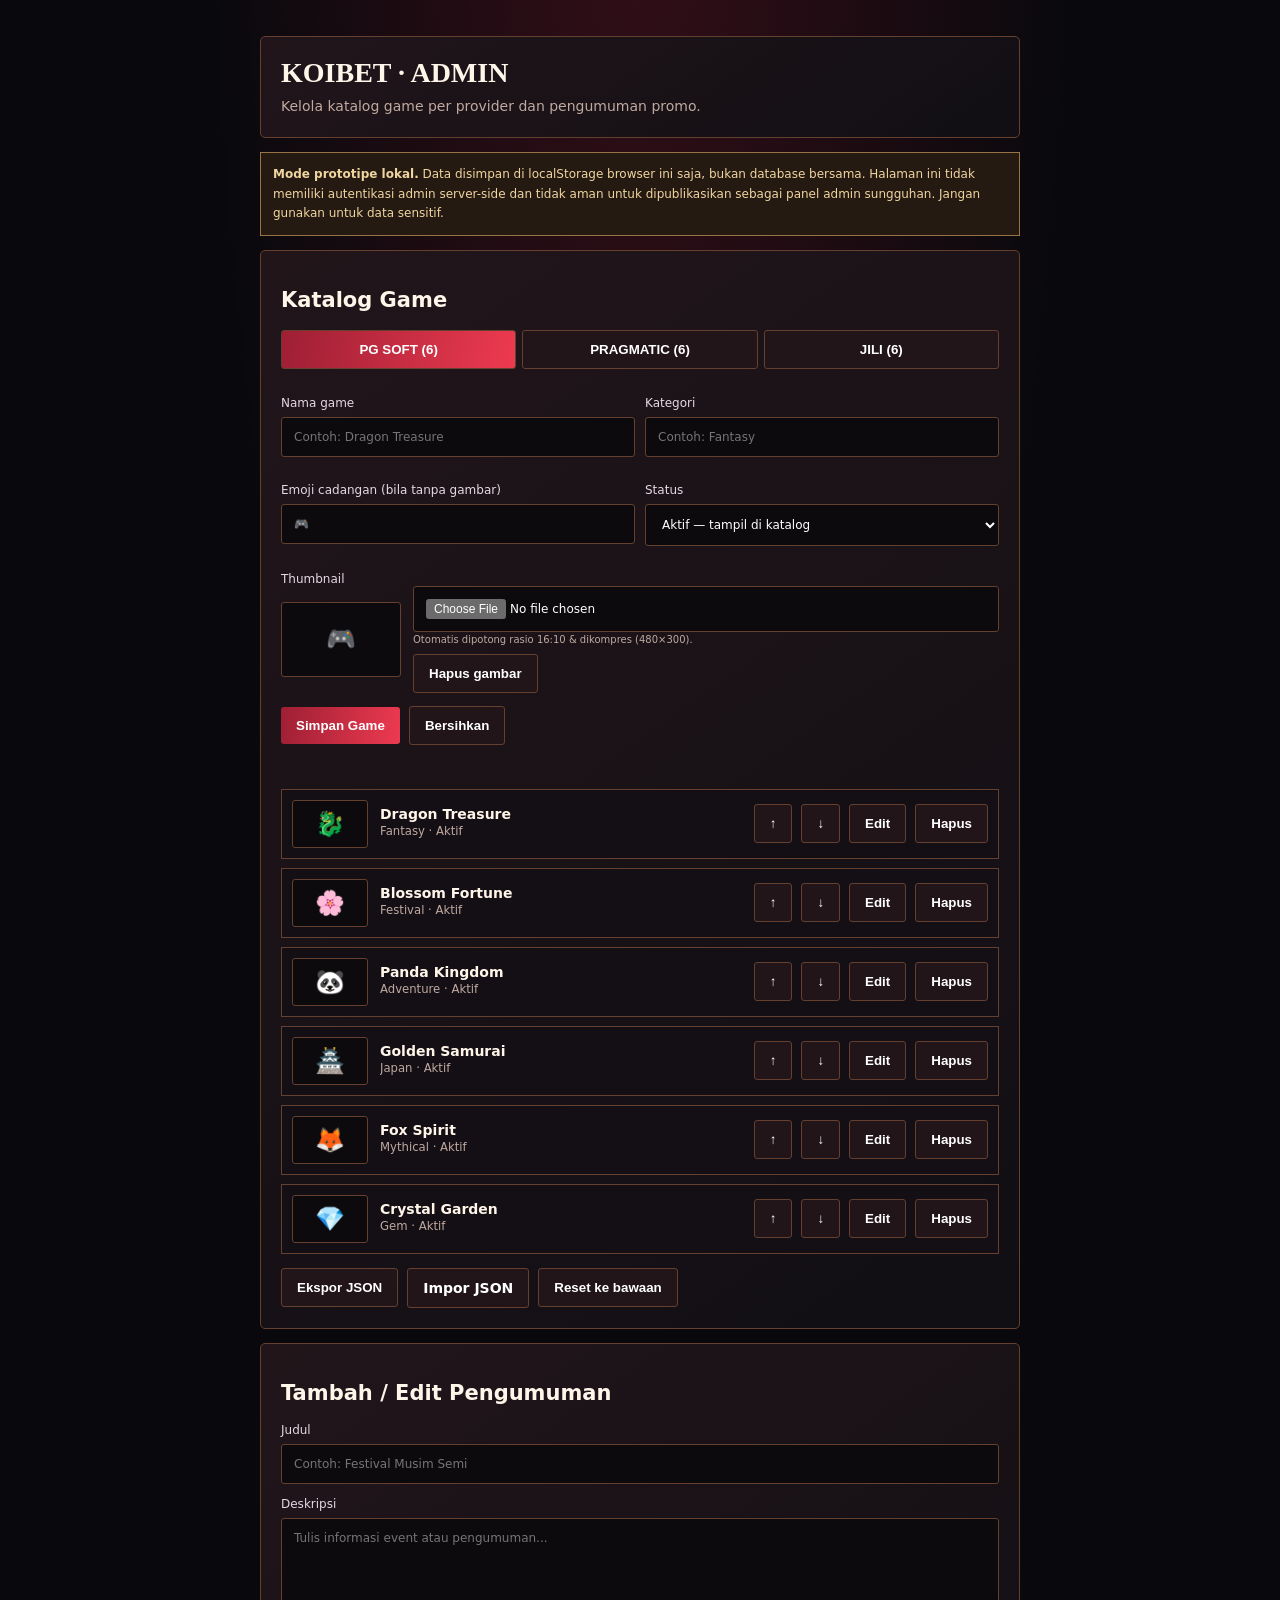
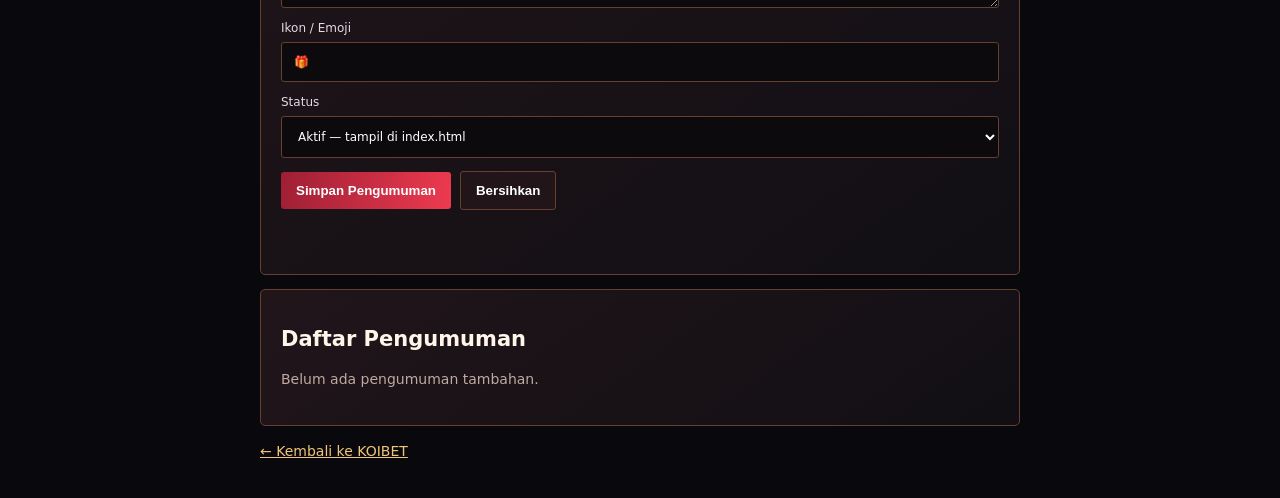
<file: admin.html>
<!doctype html>
<html lang="id"><head><meta charset="utf-8"><meta name="viewport" content="width=device-width,initial-scale=1"><meta name="theme-color" content="#100b12"><title>KOIBET — Admin</title><style>
:root{color-scheme:dark;--bg:#09090d;--panel:#171116;--line:#65402f;--gold:#e9bd68;--muted:#c0a9a0}*{box-sizing:border-box}body{margin:0;padding:22px;background:radial-gradient(ellipse at 50% -12%,#8e182d55,transparent 48%),var(--bg);color:#fff5e9;font:14px system-ui;min-height:100vh}.wrap{max-width:760px;margin:auto}.head,.panel{border:1px solid var(--line);background:linear-gradient(145deg,#21151a,#110f14);padding:20px;margin:14px 0;border-radius:5px}.head h1{margin:0 0 6px;font-family:Georgia,serif}.muted,small{color:var(--muted);line-height:1.6}.field{display:block;margin:13px 0;color:#e8d7e4;font-size:12px}.field input,.field textarea,.field select{display:block;width:100%;margin-top:7px;padding:12px;border:1px solid var(--line);background:#0c0a0d;color:white;border-radius:3px;font:inherit}.field textarea{min-height:90px;resize:vertical}.btn{border:0;padding:11px 15px;background:linear-gradient(100deg,#9e1f34,#ed3a50);color:white;font-weight:700;border-radius:3px;cursor:pointer}.btn.ghost{background:#21151a;border:1px solid var(--line)}.row{display:flex;gap:9px;flex-wrap:wrap;align-items:center}.promo{display:flex;justify-content:space-between;gap:12px;align-items:center;padding:13px;border:1px solid #65402f;margin:9px 0;background:#130f14}.promo b{display:block}.promo small{display:block}.notice{padding:12px;border:1px solid #987343;background:#241a12;color:#f1d5a0;font-size:12px;line-height:1.6}.status{color:#f0c47a;font-size:12px;min-height:20px}@media(max-width:520px){body{padding:12px}.panel,.head{padding:15px}.promo{align-items:flex-start;flex-direction:column}}

.tabs{display:flex;gap:6px;margin:6px 0 14px}.tabs button{flex:1}.tabs button.on{background:linear-gradient(100deg,#9e1f34,#ed3a50)}
.game{display:flex;gap:12px;align-items:center;padding:10px;border:1px solid #65402f;margin:9px 0;background:#130f14}.game .info{flex:1;min-width:0}.game b,.game small{display:block;overflow:hidden;text-overflow:ellipsis}
.th{width:76px;height:48px;flex:none;border:1px solid var(--line);border-radius:3px;background:#0c0a0d center/cover no-repeat;display:grid;place-items:center;font-size:24px}
.up{display:flex;gap:12px;align-items:center}.up .th{width:120px;height:75px}.up input{margin-top:0!important}
.off{opacity:.55}.grid2{display:grid;grid-template-columns:1fr 1fr;gap:10px}
@media(max-width:520px){.game{flex-wrap:wrap}.grid2{grid-template-columns:1fr}}
</style></head><body><main class="wrap"><header class="head"><h1>KOIBET · ADMIN</h1><div class="muted">Kelola katalog game per provider dan pengumuman promo.</div></header>
<div class="notice"><b>Mode prototipe lokal.</b> Data disimpan di localStorage browser ini saja, bukan database bersama. Halaman ini tidak memiliki autentikasi admin server-side dan tidak aman untuk dipublikasikan sebagai panel admin sungguhan. Jangan gunakan untuk data sensitif.</div>
<section class="panel"><h2>Katalog Game</h2><div class="row tabs" id="tabs"></div><form id="gform"><input type="hidden" id="gId"><div class="grid2"><label class="field">Nama game<input id="gName" maxlength="40" required placeholder="Contoh: Dragon Treasure"></label><label class="field">Kategori<input id="gCat" maxlength="24" placeholder="Contoh: Fantasy"></label></div><div class="grid2"><label class="field">Emoji cadangan (bila tanpa gambar)<input id="gIcon" maxlength="4" value="🎮"></label><label class="field">Status<select id="gActive"><option value="true">Aktif — tampil di katalog</option><option value="false">Nonaktif (disembunyikan)</option></select></label></div><div class="field">Thumbnail<div class="up"><div class="th" id="gPrev">🎮</div><div style="flex:1"><input id="gFile" type="file" accept="image/png,image/jpeg,image/webp,image/gif"><small>Otomatis dipotong rasio 16:10 &amp; dikompres (480×300).</small><div style="margin-top:6px"><button class="btn ghost" type="button" id="gRmImg">Hapus gambar</button></div></div></div></div><div class="row"><button class="btn" type="submit" id="gSave">Simpan Game</button><button class="btn ghost" type="button" id="gReset">Bersihkan</button></div><p class="status" id="gStatus" aria-live="polite"></p></form><div id="games"></div><div class="row" style="margin-top:14px"><button class="btn ghost" type="button" id="exp">Ekspor JSON</button><label class="btn ghost" style="cursor:pointer">Impor JSON<input id="imp" type="file" accept="application/json" hidden></label><button class="btn ghost" type="button" id="defaults">Reset ke bawaan</button></div></section>
<section class="panel"><h2>Tambah / Edit Pengumuman</h2><form id="form"><input type="hidden" id="editId"><label class="field">Judul<input id="title" maxlength="60" required placeholder="Contoh: Festival Musim Semi"></label><label class="field">Deskripsi<textarea id="description" maxlength="240" required placeholder="Tulis informasi event atau pengumuman..."></textarea></label><label class="field">Ikon / Emoji<input id="icon" maxlength="4" value="🎁"></label><label class="field">Status<select id="active"><option value="true">Aktif — tampil di index.html</option><option value="false">Nonaktif</option></select></label><div class="row"><button class="btn" type="submit">Simpan Pengumuman</button><button class="btn ghost" type="button" id="reset">Bersihkan</button></div><p class="status" id="status" aria-live="polite"></p></form></section>
<section class="panel"><h2>Daftar Pengumuman</h2><div id="items"></div></section><p class="muted"><a href="index.html" style="color:#f0c47a">← Kembali ke KOIBET</a></p></main>
<script>
const $=s=>document.querySelector(s),KEY='koibet_public_promos';let data=[];function load(){try{data=JSON.parse(localStorage.getItem(KEY)||'[]');if(!Array.isArray(data))data=[]}catch{data=[]}}function save(){try{localStorage.setItem(KEY,JSON.stringify(data))}catch{$('#status').textContent='Gagal menyimpan: penyimpanan browser penuh.'}render()}function esc(v){return String(v).replace(/[&<>"']/g,c=>({'&':'&amp;','<':'&lt;','>':'&gt;','"':'&quot;',"'":'&#39;'}[c]))}function clear(){ $('#form').reset();$('#editId').value='';$('#icon').value='🎁'}function render(){$('#items').innerHTML=data.length?data.map(x=>'<article class="promo"><div><b>'+esc(x.icon||'🎁')+' '+esc(x.title)+'</b><small>'+esc(x.description)+'</small><small>Status: '+(x.active?'Aktif':'Nonaktif')+'</small></div><div class="row"><button class="btn ghost" data-edit="'+esc(x.id)+'">Edit</button><button class="btn ghost" data-toggle="'+esc(x.id)+'">'+(x.active?'Nonaktifkan':'Aktifkan')+'</button><button class="btn ghost" data-delete="'+esc(x.id)+'">Hapus</button></div></article>').join(''):'<p class="muted">Belum ada pengumuman tambahan.</p>';document.querySelectorAll('[data-edit]').forEach(b=>b.onclick=()=>{let x=data.find(v=>v.id===b.dataset.edit);if(!x)return;$('#editId').value=x.id;$('#title').value=x.title;$('#description').value=x.description;$('#icon').value=x.icon||'🎁';$('#active').value=String(!!x.active);window.scrollTo({top:0,behavior:'smooth'})});document.querySelectorAll('[data-toggle]').forEach(b=>b.onclick=()=>{let x=data.find(v=>v.id===b.dataset.toggle);if(x){x.active=!x.active;save()}});document.querySelectorAll('[data-delete]').forEach(b=>b.onclick=()=>{data=data.filter(v=>v.id!==b.dataset.delete);save()})}$('#form').onsubmit=e=>{e.preventDefault();let id=$('#editId').value,item={id:id||String(Date.now()),title:$('#title').value.trim(),description:$('#description').value.trim(),icon:$('#icon').value.trim()||'🎁',active:$('#active').value==='true'};if(!item.title||!item.description){$('#status').textContent='Judul dan deskripsi wajib diisi.';return}let i=data.findIndex(x=>x.id===id);if(i>=0)data[i]=item;else data.unshift(item);save();clear();$('#status').textContent='Pengumuman tersimpan di browser ini.'};$('#reset').onclick=clear;load();render();

/* ===== Katalog game ===== */
const CKEY='koibet_catalog_v1',PROV={pg:'PG SOFT',pragmatic:'PRAGMATIC',jili:'JILI'};
const DEF={pg:[['🐉','Dragon Treasure','Fantasy'],['🌸','Blossom Fortune','Festival'],['🐼','Panda Kingdom','Adventure'],['🏯','Golden Samurai','Japan'],['🦊','Fox Spirit','Mythical'],['💎','Crystal Garden','Gem']],pragmatic:[['⚡','Thunder Temple','Mythical'],['👑','Royal Crown','Classic'],['🌊','Ocean Riches','Ocean'],['🔥','Fire Dragon','Fantasy'],['🎭','Mystic Masks','Festival'],['🌙','Moonlight Tales','Night']],jili:[['🐯','Tiger Realm','Wildlife'],['🏮','Lucky Lantern','Festival'],['🗻','Fuji Adventure','Japan'],['🧧','Red Envelope','Celebration'],['⚔️','Samurai Legend','Action'],['🌌','Starry Journey','Cosmic']]};
let cat={},prov='pg',gThumb='';
const uid=()=>Date.now().toString(36)+Math.random().toString(36).slice(2,6);
function defaults(){const o={};for(const k in DEF)o[k]={games:DEF[k].map(g=>({id:uid(),icon:g[0],name:g[1],category:g[2],thumb:'',active:true}))};return o}
function loadCat(){try{const v=JSON.parse(localStorage.getItem(CKEY)||'null');if(v&&typeof v==='object'){cat={};for(const k in PROV)cat[k]={games:Array.isArray(v[k]&&v[k].games)?v[k].games.filter(g=>g&&g.name):[]};return}}catch{}cat=defaults()}
function saveCat(){try{localStorage.setItem(CKEY,JSON.stringify(cat));return true}catch(e){gmsg('Gagal menyimpan: penyimpanan browser penuh. Hapus beberapa thumbnail atau perkecil gambar.');return false}}
function gmsg(t){$('#gStatus').textContent=t}
function safeImg(u){return /^data:image\/(png|jpe?g|webp|gif);base64,[A-Za-z0-9+\/=]+$/.test(u||'')?u:''}
function setPrev(){const p=$('#gPrev'),i=safeImg(gThumb);p.style.backgroundImage=i?'url('+i+')':'';p.textContent=i?'':($('#gIcon').value||'🎮')}
function gclear(){$('#gform').reset();$('#gId').value='';$('#gIcon').value='🎮';gThumb='';$('#gSave').textContent='Simpan Game';setPrev()}
function renderGames(){
$('#tabs').innerHTML=Object.keys(PROV).map(k=>'<button type="button" class="btn ghost'+(k===prov?' on':'')+'" data-prov="'+k+'">'+PROV[k]+' ('+cat[k].games.length+')</button>').join('');
const list=cat[prov].games;
$('#games').innerHTML=list.length?list.map((g,i)=>{const im=safeImg(g.thumb);return '<article class="game'+(g.active===false?' off':'')+'"><div class="th"'+(im?' style="background-image:url('+im+')"':'')+'>'+(im?'':esc(g.icon||'🎮'))+'</div><div class="info"><b>'+esc(g.name)+'</b><small>'+esc(g.category||'-')+' · '+(g.active===false?'Nonaktif':'Aktif')+'</small></div><div class="row"><button class="btn ghost" data-up="'+i+'" '+(i?'':'disabled')+'>↑</button><button class="btn ghost" data-down="'+i+'" '+(i<list.length-1?'':'disabled')+'>↓</button><button class="btn ghost" data-gedit="'+esc(g.id)+'">Edit</button><button class="btn ghost" data-gdel="'+esc(g.id)+'">Hapus</button></div></article>'}).join(''):'<p class="muted">Belum ada game di provider ini.</p>';
document.querySelectorAll('[data-prov]').forEach(b=>b.onclick=()=>{prov=b.dataset.prov;gclear();gmsg('');renderGames()});
document.querySelectorAll('[data-up]').forEach(b=>b.onclick=()=>mv(+b.dataset.up,-1));
document.querySelectorAll('[data-down]').forEach(b=>b.onclick=()=>mv(+b.dataset.down,1));
document.querySelectorAll('[data-gedit]').forEach(b=>b.onclick=()=>{const g=cat[prov].games.find(v=>v.id===b.dataset.gedit);if(!g)return;$('#gId').value=g.id;$('#gName').value=g.name;$('#gCat').value=g.category||'';$('#gIcon').value=g.icon||'🎮';$('#gActive').value=String(g.active!==false);gThumb=g.thumb||'';$('#gSave').textContent='Update Game';setPrev();$('#gform').scrollIntoView({behavior:'smooth',block:'center'})});
document.querySelectorAll('[data-gdel]').forEach(b=>b.onclick=()=>{const g=cat[prov].games.find(v=>v.id===b.dataset.gdel);if(!g||!confirm('Hapus "'+g.name+'"?'))return;cat[prov].games=cat[prov].games.filter(v=>v.id!==g.id);if(saveCat()){if($('#gId').value===g.id)gclear();renderGames();gmsg('Game dihapus.')}})}
function mv(i,d){const a=cat[prov].games,j=i+d;if(j<0||j>=a.length)return;[a[i],a[j]]=[a[j],a[i]];saveCat();renderGames()}
function resizeImage(file){return new Promise((ok,no)=>{if(!/^image\/(png|jpe?g|webp|gif)$/.test(file.type))return no(Error('Format harus PNG, JPG, WebP, atau GIF.'));if(file.size>8*1024*1024)return no(Error('Ukuran file maksimal 8 MB.'));const url=URL.createObjectURL(file),img=new Image();img.onload=()=>{const W=480,H=300,c=document.createElement('canvas');c.width=W;c.height=H;const x=c.getContext('2d'),r=Math.max(W/img.width,H/img.height),w=img.width*r,h=img.height*r;x.fillStyle='#120c16';x.fillRect(0,0,W,H);x.drawImage(img,(W-w)/2,(H-h)/2,w,h);URL.revokeObjectURL(url);let d=c.toDataURL('image/webp',.82);if(!d.startsWith('data:image/webp'))d=c.toDataURL('image/jpeg',.82);ok(d)};img.onerror=()=>{URL.revokeObjectURL(url);no(Error('Gambar tidak bisa dibaca.'))};img.src=url})}
$('#gFile').onchange=async e=>{const f=e.target.files[0];if(!f)return;try{gThumb=await resizeImage(f);setPrev();gmsg('Thumbnail siap — klik Simpan Game.')}catch(err){gmsg(err.message)}e.target.value=''};
$('#gRmImg').onclick=()=>{gThumb='';setPrev()};$('#gIcon').oninput=setPrev;$('#gReset').onclick=()=>{gclear();gmsg('')};
$('#gform').onsubmit=e=>{e.preventDefault();const id=$('#gId').value,name=$('#gName').value.trim();if(!name){gmsg('Nama game wajib diisi.');return}const item={id:id||uid(),name,category:$('#gCat').value.trim(),icon:$('#gIcon').value.trim()||'🎮',thumb:gThumb,active:$('#gActive').value==='true'},a=cat[prov].games,i=a.findIndex(v=>v.id===id),old=i>=0?a[i]:null;if(i>=0)a[i]=item;else a.push(item);if(!saveCat()){if(old)a[i]=old;else a.pop();return}gclear();renderGames();gmsg('Game tersimpan di '+PROV[prov]+'.')};
$('#exp').onclick=()=>{const a=document.createElement('a');a.href=URL.createObjectURL(new Blob([JSON.stringify(cat,null,1)],{type:'application/json'}));a.download='koibet-catalog.json';a.click();setTimeout(()=>URL.revokeObjectURL(a.href),1000)};
$('#imp').onchange=async e=>{const f=e.target.files[0];e.target.value='';if(!f)return;try{const v=JSON.parse(await f.text()),n={};for(const k in PROV){if(!Array.isArray(v[k]&&v[k].games))throw Error('Struktur JSON tidak cocok.');n[k]={games:v[k].games.filter(g=>g&&typeof g.name==='string').map(g=>({id:String(g.id||uid()),name:String(g.name).slice(0,40),category:String(g.category||'').slice(0,24),icon:String(g.icon||'🎮').slice(0,4),thumb:safeImg(g.thumb),active:g.active!==false}))}}const bak=cat;cat=n;if(!saveCat()){cat=bak;return}renderGames();gmsg('Impor berhasil.')}catch(err){gmsg('Impor gagal: '+err.message)}};
$('#defaults').onclick=()=>{if(!confirm('Kembalikan semua provider ke daftar bawaan? Thumbnail yang diunggah akan hilang.'))return;cat=defaults();if(saveCat()){gclear();renderGames();gmsg('Katalog dikembalikan ke bawaan.')}};
loadCat();renderGames();
</script></body></html>
</file>
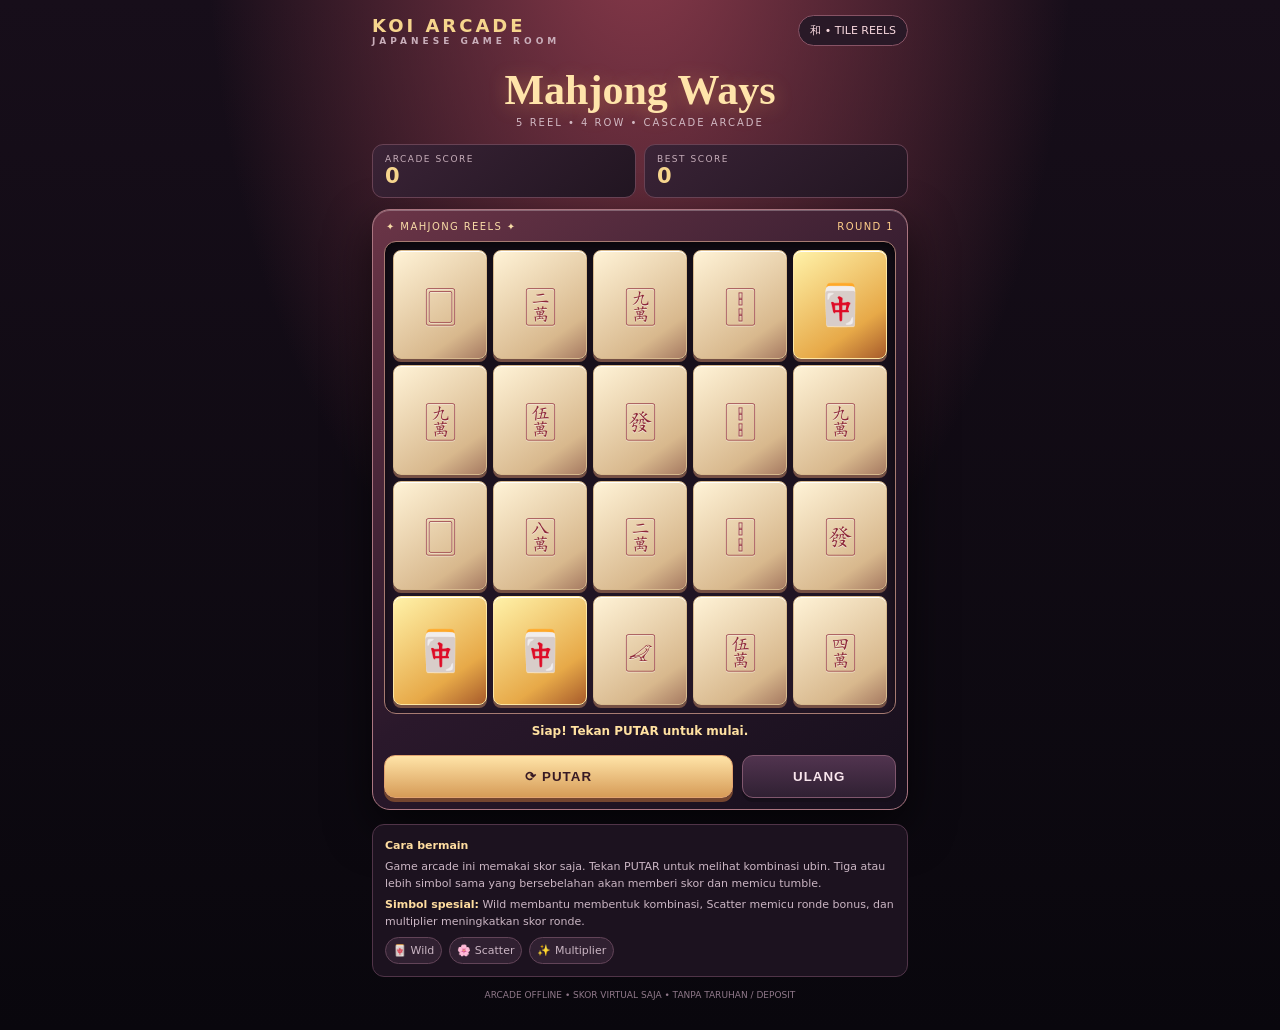
<file: mahyong2.html>
<!doctype html>
<html lang="id">
<head>
<meta charset="utf-8"><meta name="viewport" content="width=device-width,initial-scale=1,viewport-fit=cover">
<meta name="theme-color" content="#170d18">
<title>Mahyong 2 — Koi Arcade</title>
<style>
:root{color-scheme:dark;--gold:#f6d58d;--cream:#fff1d1;--pink:#f16a87;--ink:#190f1b;--panel:#2b192b;--line:#875365}
*{box-sizing:border-box}body{margin:0;min-height:100vh;background:radial-gradient(ellipse at 50% -10%,#8c3b4c 0,transparent 48%),linear-gradient(#170e1a,#09070d);color:var(--cream);font:14px system-ui,sans-serif}
.wrap{width:min(100%,560px);margin:auto;padding:15px 12px 30px}.top{display:flex;justify-content:space-between;align-items:center}.brand{font-weight:900;letter-spacing:3px;color:var(--gold);font-size:18px}.brand small{display:block;font-size:9px;letter-spacing:4px;color:#c9aeba}.tag{border:1px solid var(--line);border-radius:30px;padding:7px 11px;background:#291927;color:#f9d9df;font-size:11px}
h1{text-align:center;font: bold clamp(29px,8vw,42px) Georgia,serif;color:#ffe4aa;text-shadow:0 3px 20px #ffb45c55;margin:20px 0 3px}.sub{text-align:center;color:#d1b8c2;font-size:10px;letter-spacing:2px;margin-bottom:16px}
.stats{display:grid;grid-template-columns:1fr 1fr;gap:8px;margin-bottom:11px}.stat{border:1px solid #684254;background:linear-gradient(140deg,#3a2336,#211521);border-radius:11px;padding:9px 12px}.stat span{display:block;color:#c7aeba;font-size:9px;letter-spacing:1.5px}.stat b{font-size:21px;color:var(--gold);font-variant-numeric:tabular-nums}
.machine{border:1px solid #aa7580;border-radius:18px;padding:11px;background:linear-gradient(145deg,#6b3547,#2a182b 55%,#160f1c);box-shadow:0 18px 45px #0009,inset 0 1px #fff4}.machine-head{display:flex;justify-content:space-between;align-items:center;margin:0 2px 9px;color:#f9dca7;font-size:10px;letter-spacing:1.4px}.status{color:#ffcf8a}
.reels{display:grid;grid-template-columns:repeat(5,1fr);gap:6px;padding:8px;border-radius:12px;background:linear-gradient(180deg,#130d17,#251728);border:1px solid #a77b72;box-shadow:inset 0 5px 14px #0009}.cell{aspect-ratio:.86;min-width:0;border-radius:8px;border:1px solid #d7b98d;background:linear-gradient(145deg,#fff3d7,#d8b88d 75%,#a67a61);display:grid;place-items:center;font-size:clamp(26px,7.5vw,39px);color:#8d273a;text-shadow:0 1px #fff9;box-shadow:inset 0 1px #fff,0 3px 0 #765044;position:relative;overflow:hidden}.cell.wild{background:linear-gradient(145deg,#fff2a9,#e7a948 70%,#a75b2b);border-color:#ffe7a2}.cell.scatter{background:linear-gradient(145deg,#e3f2e6,#83bda2 75%,#3b7669);border-color:#c9f6d7}.cell.win{animation:win .55s ease infinite alternate;z-index:1}.cell.spin{animation:blur .12s linear infinite}.cell small{position:absolute;bottom:2px;right:4px;font:700 8px system-ui;color:#6b3426}
@keyframes win{to{transform:scale(1.06);filter:brightness(1.45);box-shadow:0 0 18px #ffe18a}}@keyframes blur{0%{transform:translateY(-7px);filter:blur(1px)}100%{transform:translateY(7px);filter:blur(1px)}}
.result{text-align:center;min-height:31px;padding:10px 4px 2px;color:#ffe1a1;font-size:12px;font-weight:650}.controls{display:flex;gap:9px;margin-top:10px}.controls button{border:1px solid #e2a36f;border-radius:11px;padding:13px 9px;font-weight:900;letter-spacing:1px;color:#381a24;background:linear-gradient(#ffe4a8,#d69b57);box-shadow:0 4px 0 #74452f;flex:1}.controls button.alt{background:linear-gradient(#51344f,#302033);border-color:#80576e;color:#f9e6ed;box-shadow:0 4px 0 #160f1a;flex:0 0 30%}.controls button:disabled{opacity:.5}
.info{margin-top:14px;background:#1c121f;border:1px solid #503448;border-radius:12px;padding:12px;color:#cbb6c4;font-size:11px;line-height:1.55}.info b{color:#ffdda0}.info p{margin:4px 0}.legend{display:flex;flex-wrap:wrap;gap:7px;margin-top:7px}.legend span{background:#302031;border:1px solid #624458;border-radius:20px;padding:4px 7px}.foot{text-align:center;color:#8f7889;font-size:9px;margin-top:13px}
@media(max-width:360px){.reels{gap:4px;padding:6px}.cell{border-radius:6px}.machine{padding:8px}}
</style>
</head>
<body><main class="wrap">
<header class="top"><div class="brand">KOI ARCADE<small>JAPANESE GAME ROOM</small></div><div class="tag">和 • TILE REELS</div></header>
<h1>Mahjong Ways</h1><div class="sub">5 REEL • 4 ROW • CASCADE ARCADE</div>
<section class="stats"><div class="stat"><span>ARCADE SCORE</span><b id="score">0</b></div><div class="stat"><span>BEST SCORE</span><b id="best">0</b></div></section>
<section class="machine"><div class="machine-head"><span>✦ MAHJONG REELS ✦</span><span class="status" id="round">ROUND 1</span></div><div class="reels" id="reels" aria-label="5 kolom 4 baris"></div><div class="result" id="result" aria-live="polite">Tekan PUTAR untuk memulai ronde!</div><div class="controls"><button id="spin">⟳ PUTAR</button><button class="alt" id="reset">ULANG</button></div></section>
<section class="info"><b>Cara bermain</b><p>Game arcade ini memakai skor saja. Tekan PUTAR untuk melihat kombinasi ubin. Tiga atau lebih simbol sama yang bersebelahan akan memberi skor dan memicu tumble.</p><p><b>Simbol spesial:</b> Wild membantu membentuk kombinasi, Scatter memicu ronde bonus, dan multiplier meningkatkan skor ronde.</p><div class="legend"><span>🀄 Wild</span><span>🌸 Scatter</span><span>✨ Multiplier</span></div></section>
<div class="foot">ARCADE OFFLINE • SKOR VIRTUAL SAJA • TANPA TARUHAN / DEPOSIT</div>
</main>
<script>
(()=> {
const icons=['🀇','🀈','🀉','🀊','🀋','🀌','🀍','🀎','🀏','🀐','🀑','🀒','🀄','🀅','🀆'];
const W='🀄',S='🌸',M='✨',$=id=>document.getElementById(id);
let grid=[],score=0,best=0,round=1,busy=false,bonus=0;
try{best=Number(localStorage.getItem('koiMahjongBest')||0)}catch(e){}
function rand(){let n=Math.random();if(n<.035)return W;if(n<.075)return S;if(n<.095)return M;return icons[Math.floor(Math.random()*icons.length)]}
function makeGrid(){return Array.from({length:4},()=>Array.from({length:5},rand))}
function draw(wins=new Set(),spinning=false){$('reels').innerHTML='';for(let r=0;r<4;r++)for(let c=0;c<5;c++){let v=grid[r][c],d=document.createElement('div');d.className='cell'+(v===W?' wild':v===S?' scatter':'')+(wins.has(r*5+c)?' win':'')+(spinning?' spin':'');d.textContent=v;$('reels').appendChild(d)}$('score').textContent=score.toLocaleString('id-ID');$('best').textContent=best.toLocaleString('id-ID');$('round').textContent='ROUND '+round+(bonus?' • BONUS '+bonus:'')}
function say(t){$('result').textContent=t}
function findWins(){let found=new Set();let multiplier=1;for(let r=0;r<4;r++){let c=0;while(c<5){let v=grid[r][c];if(v===S||v===M){c++;continue}let end=c+1;while(end<5&&(grid[r][end]===v||grid[r][end]===W||v===W))end++;let len=end-c;if(len>=3){for(let x=c;x<end;x++)found.add(r*5+x);multiplier=Math.max(multiplier,len===5?5:len===4?3:2)}c=end}}
return {found,multiplier}}
function updateBest(){if(score>best){best=score;try{localStorage.setItem('koiMahjongBest',String(best))}catch(e){}}}
function tumble(){for(let c=0;c<5;c++){let vals=[];for(let r=3;r>=0;r--)if(!grid[r][c]||!grid[r][c].startsWith('')){}for(let r=3;r>=0;r--)if(grid[r][c]!==null)vals.push(grid[r][c]);while(vals.length<4)vals.unshift(rand());for(let r=3;r>=0;r--)grid[r][c]=vals[3-r]}}
function spin(){if(busy)return;busy=true;$('spin').disabled=true;grid=makeGrid();draw(new Set(),true);say('Ubin sedang berputar…');setTimeout(resolveSpin,500)}
function resolveSpin(){draw();let scatter=grid.flat().filter(x=>x===S).length;if(scatter>=3){bonus=5;say('BONUS ROUND! 5 putaran arcade tambahan.')}cascade(0,1)}
function cascade(depth,mult){let {found,multiplier}=findWins();let scatter=grid.flat().filter(x=>x===S).length;if(found.size){let gain=found.size*20*multiplier*mult;score+=gain;updateBest();draw(found);say('KOMBO! +'+gain.toLocaleString('id-ID')+' skor • pengali x'+(mult*multiplier));setTimeout(()=>{for(let i of found){let r=Math.floor(i/5),c=i%5;grid[r][c]=null}for(let c=0;c<5;c++){let vals=[];for(let r=3;r>=0;r--)if(grid[r][c]!==null)vals.push(grid[r][c]);while(vals.length<4)vals.unshift(rand());for(let r=3;r>=0;r--)grid[r][c]=vals[3-r]}draw();if(depth<7)cascade(depth+1,Math.min(10,mult*multiplier));else finish();},480);return}
if(scatter>=3&&bonus===0){bonus=5;say('3+ Scatter! Bonus arcade ronde terbuka.')}
finish()}
function finish(){if(bonus>0){bonus--;round++;busy=false;$('spin').disabled=false;$('round').textContent='ROUND '+round+' • BONUS '+bonus;say('Bonus tersisa '+bonus+'. Tekan PUTAR untuk lanjut.')}else{round++;busy=false;$('spin').disabled=false;$('round').textContent='ROUND '+round;say('Ronde selesai. Tekan PUTAR untuk ronde berikutnya.')}draw()}
function reset(){score=0;round=1;bonus=0;busy=false;grid=makeGrid();$('spin').disabled=false;draw();say('Siap! Tekan PUTAR untuk mulai.')}
$('spin').addEventListener('click',spin);$('reset').addEventListener('click',reset);reset();
})();
</script></body></html>
</file>
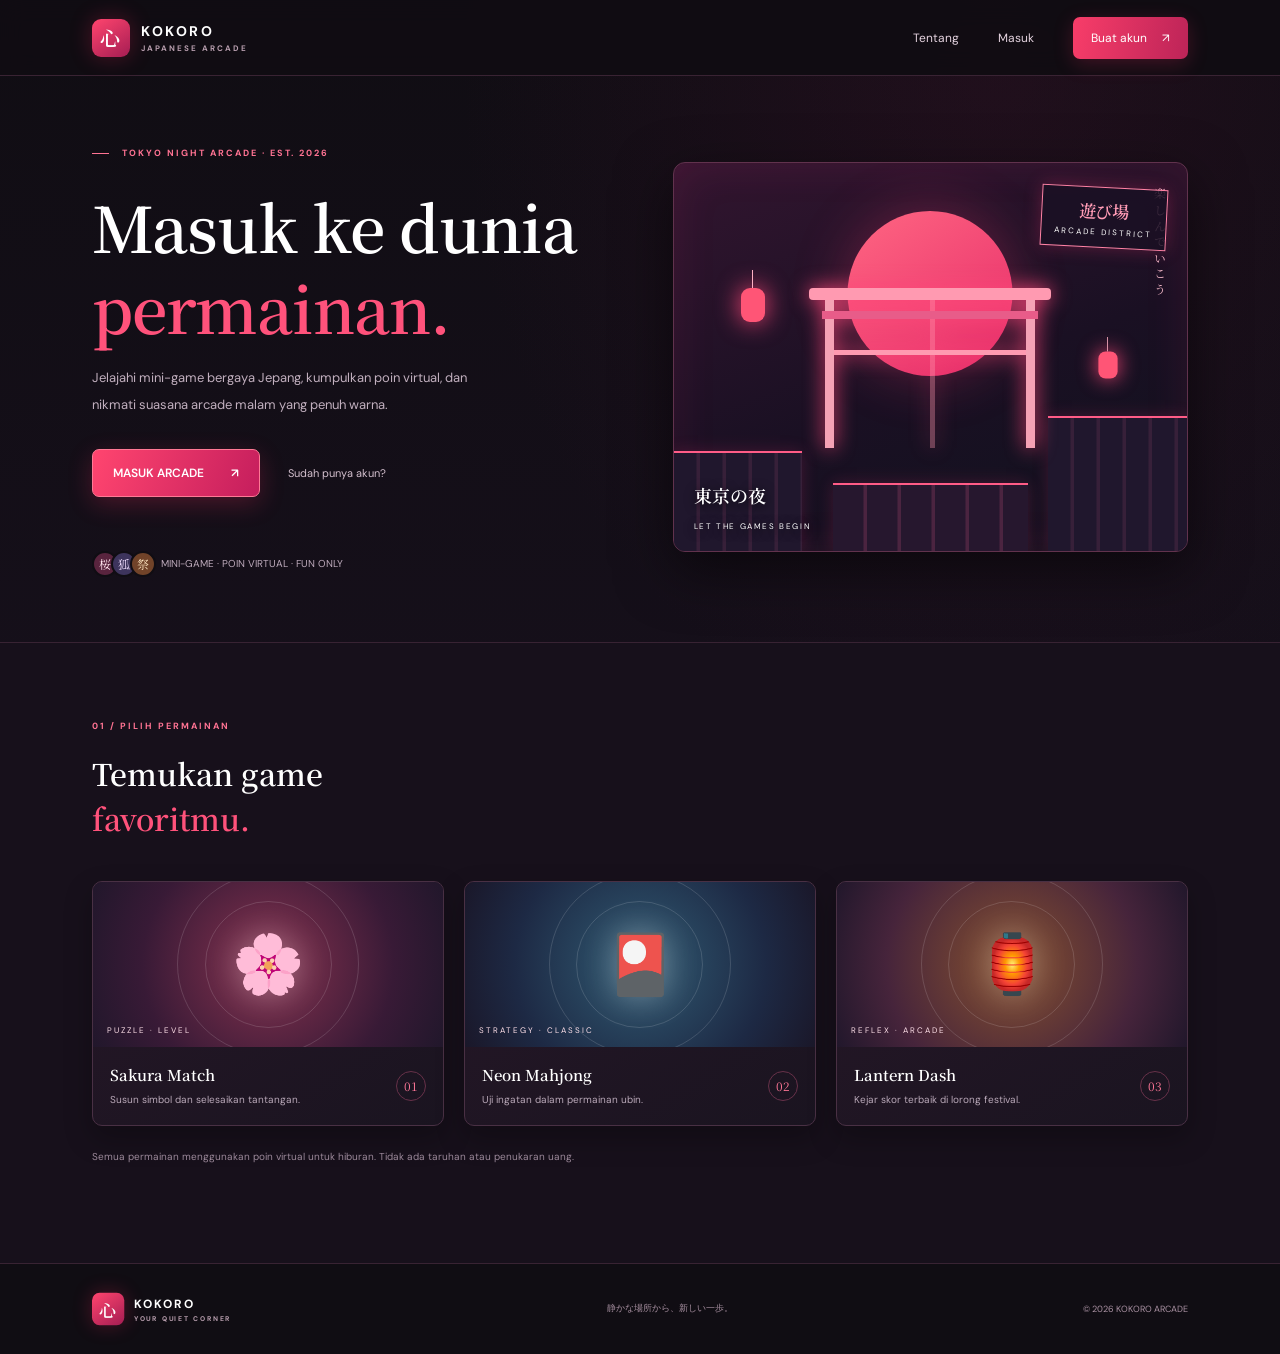
<file: test.html>
<!doctype html>
<html lang="id">
<head>
  <meta charset="utf-8">
  <meta name="viewport" content="width=device-width,initial-scale=1,viewport-fit=cover">
  <meta name="theme-color" content="#100d13">
  <meta name="description" content="Kokoro Arcade — ruang mini-game bergaya Jepang dengan poin virtual.">
  <title>KOKORO ARCADE — 遊び場</title>
  <link rel="preconnect" href="https://fonts.googleapis.com">
  <link rel="preconnect" href="https://fonts.gstatic.com" crossorigin>
  <link href="https://fonts.googleapis.com/css2?family=DM+Sans:wght@400;500;600;700&family=Noto+Serif+JP:wght@500;600;700&display=swap" rel="stylesheet">
  <style>
:root{--paper:#f7f4ee;--ink:#242321;--muted:#77736d;--red:#b83a32;--line:#e7e1d8;--serif:"Noto Serif JP",Georgia,serif;--sans:"DM Sans",Arial,sans-serif}*{box-sizing:border-box}html{scroll-behavior:smooth}body{margin:0;background:var(--paper);color:var(--ink);font-family:var(--sans);-webkit-font-smoothing:antialiased}button,a{font:inherit}button{cursor:pointer}.topbar{height:82px;padding:0 7.2%;display:flex;align-items:center;justify-content:space-between;border-bottom:1px solid var(--line)}.brand{display:flex;gap:11px;align-items:center;text-decoration:none;color:var(--ink);font-weight:700;letter-spacing:2px;font-size:14px}.brand-mark{width:38px;height:38px;background:var(--red);color:#fff;display:grid;place-items:center;border-radius:50%;font:600 20px var(--serif)}.brand small{display:block;font-size:8px;letter-spacing:2px;color:#928b82;margin-top:3px}.topbar nav{display:flex;align-items:center;gap:29px}.topbar nav a{font-size:12px;color:#5e5a54;text-decoration:none}.topbar button{border:0;background:none;font-size:12px;color:var(--ink);padding:10px}.topbar .nav-join{background:var(--ink);color:white;padding:13px 18px;border-radius:3px}.nav-join span{margin-left:12px}.hero{min-height:565px;padding:72px 7.2% 75px;display:grid;grid-template-columns:1fr 1fr;gap:6%;align-items:center;max-width:1440px;margin:auto}.eyebrow{font-size:9px;letter-spacing:2.2px;color:var(--red);font-weight:700}.eyebrow i{display:inline-block;width:17px;height:1px;background:var(--red);vertical-align:middle;margin-right:9px}.hero h1{font:600 clamp(38px,5vw,65px)/1.28 var(--serif);letter-spacing:-2px;margin:27px 0 18px}.hero h1 em,.section-heading h2 em,.auth-card h2 em{font-style:normal;color:var(--red)}.intro{max-width:390px;color:var(--muted);font-size:13px;line-height:2}.hero-actions{display:flex;align-items:center;gap:22px;margin-top:30px}.primary{border:0;background:var(--red);color:white;border-radius:3px;padding:15px 19px;font-size:12px;font-weight:600;box-shadow:0 5px 14px #b83a3220}.primary span{margin-left:24px}.text-button{border:0;background:none;color:#68635d;font-size:11px}.trust{display:flex;align-items:center;gap:12px;margin-top:54px;color:#8b857d;font-size:10px}.avatar-stack{display:flex}.avatar-stack b{width:26px;height:26px;border:2px solid var(--paper);border-radius:50%;display:grid;place-items:center;background:#e9d9cb;color:#8d443c;font:12px var(--serif);margin-right:-7px}.avatar-stack b:nth-child(2){background:#d8ddd3}.avatar-stack b:nth-child(3){background:#e7d9ad}.hero-art{height:400px;position:relative;overflow:hidden;background:#e8e2d8;border-radius:2px}.sun{position:absolute;width:174px;height:174px;border-radius:50%;background:#c74a3e;top:45px;left:50%;transform:translateX(-50%)}.mountain{position:absolute;bottom:86px;left:50%;transform:translateX(-50%);width:0;height:0;border-left:190px solid transparent;border-right:190px solid transparent;border-bottom:190px solid #888f86}.mountain:after{content:"";position:absolute;top:52px;left:-48px;border-left:48px solid transparent;border-right:48px solid transparent;border-bottom:57px solid #f4eee5}.mountain.back{bottom:73px;left:27%;transform:scale(.64);border-bottom-color:#aab0a4}.mountain.front{border-bottom-color:#727d75}.water{position:absolute;bottom:0;width:100%;height:91px;background:#aab7b2}.water:before,.water:after{content:"";position:absolute;left:12%;right:12%;height:1px;background:#e9e7dc;top:30px;box-shadow:0 16px #e9e7dc,0 32px #e9e7dc}.art-label{position:absolute;bottom:20px;left:24px;font:600 18px var(--serif);color:#fff;z-index:2}.art-label small{font:8px var(--sans);letter-spacing:1.6px}.vertical-note{position:absolute;right:18px;top:24px;writing-mode:vertical-rl;color:#fff;font:12px var(--serif);letter-spacing:4px}.cloud{position:absolute;width:45px;height:12px;border-radius:20px;background:#f7f4ee;opacity:.65;top:105px}.cloud:before,.cloud:after{content:"";position:absolute;bottom:0;background:inherit;border-radius:50%}.cloud:before{width:20px;height:20px;left:7px}.cloud:after{width:15px;height:15px;left:22px}.cloud-one{left:12%}.cloud-two{right:12%;top:155px;transform:scale(.7)}.features{padding:72px 7.2% 90px;background:#fff}.section-heading>span{font-size:9px;letter-spacing:2px;color:var(--red);font-weight:700}.section-heading h2{font:600 30px/1.5 var(--serif);margin:17px 0 40px}.feature-grid{display:grid;grid-template-columns:repeat(3,1fr);gap:35px}.feature-grid article{border-top:1px solid var(--line);padding-top:23px}.feature-icon{font:24px var(--serif);color:var(--red)}.feature-grid h3{font:600 15px var(--serif);margin:18px 0 9px}.feature-grid p{font-size:11px;line-height:1.9;color:var(--muted);max-width:260px}footer{padding:26px 7.2%;display:flex;justify-content:space-between;align-items:center;color:#928b82;font-size:9px}.footer-brand{transform:scale(.85);transform-origin:left center}.modal{position:fixed;inset:0;z-index:10;display:none;align-items:center;justify-content:center;padding:18px}.modal.open{display:flex}.modal-backdrop{position:absolute;inset:0;background:#181715a8;backdrop-filter:blur(3px)}.auth-card{position:relative;background:var(--paper);width:min(100%,420px);padding:34px 38px 27px;box-shadow:0 25px 80px #0003;max-height:94vh;overflow:auto}.close{position:absolute;right:17px;top:12px;border:0;background:none;font-size:26px;color:#777}.auth-mark{margin:auto auto 15px;width:42px;height:42px;border-radius:50%;background:var(--red);color:white;display:grid;place-items:center;font:22px var(--serif)}.centered{text-align:center}.auth-card h2{text-align:center;font:600 26px/1.45 var(--serif);margin:8px 0 22px}.tabs{display:grid;grid-template-columns:1fr 1fr;border-bottom:1px solid var(--line);margin-bottom:22px}.tab{background:none;border:0;padding:12px;color:#8b857d;font-size:12px;border-bottom:2px solid transparent}.tab.active{color:var(--red);border-color:var(--red)}.auth-card label{display:block;font-size:10px;font-weight:600;color:#5e5953;margin:14px 0}.auth-card input{display:block;width:100%;margin-top:8px;padding:13px 12px;border:1px solid #ded8cf;background:#fffdfa;border-radius:2px;outline:none;font:12px var(--sans)}.auth-card input:focus{border-color:var(--red)}.submit{width:100%;margin-top:10px}.form-message{min-height:17px;text-align:center;font-size:10px;color:var(--red);line-height:1.6}.legal{font-size:9px;color:#999188;text-align:center;line-height:1.7;margin:16px 0 0}.hidden{display:none!important}.profile-email{text-align:center;color:var(--muted);font-size:12px;margin:0 0 24px}@media(max-width:700px){.topbar{height:68px;padding:0 5%}.topbar nav{gap:8px}.topbar nav a{display:none}.topbar button{font-size:11px;padding:9px}.topbar .nav-join{padding:11px 12px}.hero{padding:48px 6% 55px;grid-template-columns:1fr;gap:35px}.hero h1{font-size:45px;margin-top:22px}.hero-art{height:310px;max-width:520px;width:100%;margin:auto}.sun{width:140px;height:140px;top:35px}.mountain{transform:translateX(-50%) scale(.78);transform-origin:bottom center}.mountain.back{transform:scale(.52)}.trust{margin-top:32px}.features{padding:55px 6% 65px}.section-heading h2{font-size:26px}.feature-grid{grid-template-columns:1fr;gap:22px}.feature-grid article{padding-top:17px}.feature-grid h3{margin:10px 0 5px}.feature-grid p{max-width:100%;margin:0}.features{padding-bottom:55px}footer{padding:20px 6%;gap:12px;flex-wrap:wrap}footer>span:nth-child(2){display:none}.auth-card{padding:30px 25px 23px}}@media(prefers-reduced-motion:reduce){html{scroll-behavior:auto}*{animation:none!important;transition:none!important}}

/* KOKORO ARCADE VISUAL REDESIGN */
:root{--paper:#100d13;--ink:#f7eff4;--muted:#b4a5b2;--red:#ff3d68;--line:#382633;--serif:"Noto Serif JP",Georgia,serif;--sans:"DM Sans",Arial,sans-serif}
body{background:#100d13;color:#f7eff4;background-image:radial-gradient(ellipse at 78% 5%,#40132d55,transparent 38%),linear-gradient(180deg,#100d13,#17101c 65%,#100d13)}
.topbar{height:76px;border-color:#392333;background:#100d13eF;backdrop-filter:blur(12px)}
.brand{color:#fff;letter-spacing:2.5px}.brand-mark{border-radius:9px;background:linear-gradient(145deg,#ff456e,#a51d53);box-shadow:0 0 22px #ff286344}
.brand small{color:#b89eae}.topbar nav a,.topbar button{color:#e5d3df}.topbar .nav-join{background:linear-gradient(100deg,#f83d69,#bd2458);border-radius:7px;box-shadow:0 5px 20px #ef2f6338}
.hero{min-height:560px;padding-top:62px;padding-bottom:65px}
.eyebrow{color:#ff7393;letter-spacing:2px}.eyebrow i{background:#ff7393}
.hero h1{font-family:var(--serif);font-size:clamp(39px,5vw,63px);letter-spacing:-1px;color:#fff}.hero h1 em,.section-heading h2 em{color:#ff527b}
.intro{color:#c1afbe;line-height:2.05}.primary{background:linear-gradient(110deg,#ff456f,#c51e5d);border:1px solid #ff7995;border-radius:7px;color:white;box-shadow:0 7px 24px #ff2e653b;padding:15px 20px}.primary:active{transform:translateY(1px)}
.text-button{color:#d4c0ce}.trust{color:#bdaabb}.avatar-stack b{border-color:#100d13;background:#59243e;color:#ffe4ed}.avatar-stack b:nth-child(2){background:#3d345c;color:#f0ddff}.avatar-stack b:nth-child(3){background:#714329;color:#ffe8c4}
.arcade-art{height:390px;border:1px solid #61324d;border-radius:12px;background:linear-gradient(160deg,#32152f 0%,#1a1023 55%,#10121e 100%);box-shadow:0 18px 55px #0008,inset 0 0 45px #ff34751a;overflow:hidden}
.neon-sun{position:absolute;width:165px;height:165px;border-radius:50%;left:50%;top:48px;transform:translateX(-50%);background:linear-gradient(145deg,#ff6682,#e52a68);box-shadow:0 0 55px #ff3b744f}
.torii{position:absolute;z-index:2;left:50%;top:125px;transform:translateX(-50%);width:210px;height:160px;border-left:9px solid #f5a2b5;border-right:9px solid #f5a2b5;filter:drop-shadow(0 0 10px #ff477a)}
.torii:before{content:"";position:absolute;top:0;left:-25px;width:242px;height:12px;background:#ff9ab1;border-radius:4px}
.torii:after{content:"";position:absolute;top:23px;left:-12px;width:216px;height:8px;background:#e85c89}
.torii i{position:absolute;top:62px;left:0;right:0;height:5px;background:#ff9ab1}.torii b{position:absolute;top:12px;bottom:0;left:50%;width:5px;background:#ff9ab1;opacity:.35}
.city{position:absolute;bottom:0;background:repeating-linear-gradient(90deg,#20172d 0 22px,#372039 23px 26px);border-top:2px solid #ff5c87;box-shadow:0 0 15px #e9337133}
.city-a{height:100px;left:0;width:25%}.city-b{height:135px;right:0;width:27%}.city-c{height:68px;left:31%;width:38%;background:repeating-linear-gradient(90deg,#26172e 0 30px,#4b2440 31px 34px)}
.arcade-sign{position:absolute;z-index:3;right:20px;top:24px;padding:10px 13px;border:1px solid #ff82a5;background:#1a1024d9;color:#ff9bb5;font:600 17px var(--serif);box-shadow:0 0 18px #ff367544;text-align:center;transform:rotate(3deg)}
.arcade-sign small{display:block;font:8px var(--sans);letter-spacing:2px;color:#fff;margin-top:4px}
.lantern{position:absolute;z-index:3;top:125px;width:24px;height:34px;border-radius:9px;background:#ff5576;box-shadow:0 0 25px #ff477a}.lantern:after{content:"";position:absolute;left:11px;top:-18px;height:18px;border-left:1px solid #ffb1c4}.lantern-a{left:13%}.lantern-b{right:13%;top:185px;transform:scale(.8)}
.arcade-art .art-label{color:#fff;bottom:17px;left:20px;text-shadow:0 2px 12px #000}.arcade-art .vertical-note{color:#ffc0d0}
.features{background:#17101b;padding-top:70px;border-top:1px solid #382333}
.section-heading>span{color:#ff7393}.section-heading h2{color:#fff}.arcade-grid{display:grid;grid-template-columns:repeat(3,minmax(0,1fr));gap:20px}
.game-card{overflow:hidden;border:1px solid #493044;border-radius:10px;background:linear-gradient(150deg,#261727,#1a1420);box-shadow:0 12px 28px #0004;transition:transform .2s,border-color .2s}
.game-card:hover{transform:translateY(-4px);border-color:#e95a85}
.game-art{height:165px;display:flex;align-items:center;justify-content:center;position:relative;overflow:hidden}
.game-art:before,.game-art:after{content:"";position:absolute;border:1px solid #ffffff24;border-radius:50%;width:180px;height:180px}
.game-art:after{width:125px;height:125px}
.game-art span{font-size:58px;z-index:1;filter:drop-shadow(0 0 17px #fff5)}
.game-art small{position:absolute;left:14px;bottom:12px;color:#ffe1ea;font-size:8px;letter-spacing:2px}
.game-sakura .game-art{background:radial-gradient(circle,#87324f,#381a36 65%,#21172b)}
.game-neon .game-art{background:radial-gradient(circle,#315b73,#1d2944 65%,#1a1729)}
.game-lantern .game-art{background:radial-gradient(circle,#86512f,#46243b 65%,#21172b)}
.game-info{padding:17px;display:flex;justify-content:space-between;align-items:center}
.game-info h3{font:600 15px var(--serif);color:#fff;margin:0 0 7px}
.game-info p{font-size:10px;color:#b9a8b8;margin:0;line-height:1.6}
.game-info>b{font:12px var(--serif);color:#ff7797;border:1px solid #673149;border-radius:50%;width:30px;height:30px;display:grid;place-items:center;flex-shrink:0;margin-left:8px}
.arcade-note{font-size:10px;color:#9c899a;margin-top:24px}
footer{background:#100d13;border-top:1px solid #382333;color:#a991a2}
.auth-card{background:#1c1420;color:#fff;border:1px solid #513044;border-radius:12px;box-shadow:0 25px 80px #0009}
.auth-mark{border-radius:9px;background:linear-gradient(145deg,#ff456e,#a51d53)}
.auth-card h2{color:#fff}.auth-card h2 em{color:#ff7393}
.tabs{border-color:#493044}.tab{color:#b9a8b8}.tab.active{color:#ff7393;border-color:#ff527b}
.auth-card label{color:#e4d2df}.auth-card input{background:#110d16;border-color:#493044;color:#fff;border-radius:6px}.auth-card input::placeholder{color:#8c788b}.auth-card input:focus{border-color:#ff628a;box-shadow:0 0 0 3px #ff477a18}
.close{color:#cbb6c7}.legal{color:#a18da0}.profile-email{color:#c1afbe}
@media(max-width:700px){.hero{padding-top:42px}.hero h1{font-size:43px}.arcade-art{height:290px}.neon-sun{width:128px;height:128px;top:40px}.torii{transform:translateX(-50%) scale(.78);transform-origin:top center;top:112px}.arcade-grid{grid-template-columns:1fr;gap:15px}.game-art{height:145px}.game-info{padding:15px}.topbar{padding:0 5%}.features{padding:52px 6%}.section-heading h2{margin-bottom:27px}}

  </style>
</head>
<body>
  <header class="topbar">
    <a class="brand" href="#" aria-label="Kokoro beranda"><span class="brand-mark">心</span><span>KOKORO<small>JAPANESE ARCADE</small></span></a>
    <nav><a href="#tentang">Tentang</a><button class="nav-login" data-open="login">Masuk</button><button class="nav-join" data-open="register">Buat akun <span>↗</span></button></nav>
  </header>

  <main>
    <section class="hero">
      <div class="hero-copy">
        <p class="eyebrow"><i></i> TOKYO NIGHT ARCADE · EST. 2026</p>
        <h1>Masuk ke dunia<br><em>permainan.</em></h1>
        <p class="intro">Jelajahi mini-game bergaya Jepang, kumpulkan poin virtual, dan nikmati suasana arcade malam yang penuh warna.</p>
        <div class="hero-actions"><button class="primary" data-open="register">MASUK ARCADE <span>↗</span></button><button class="text-button" data-open="login">Sudah punya akun?</button></div>
        <div class="trust"><span class="avatar-stack"><b>桜</b><b>狐</b><b>祭</b></span><span>MINI-GAME · POIN VIRTUAL · FUN ONLY</span></div>
      </div>
      <div class="hero-art arcade-art" aria-label="Ilustrasi distrik arcade Jepang pada malam hari">
        <div class="neon-sun"></div><div class="torii"><i></i><b></b></div>
        <div class="city city-a"></div><div class="city city-b"></div><div class="city city-c"></div>
        <div class="arcade-sign">遊び場<small>ARCADE DISTRICT</small></div>
        <div class="lantern lantern-a"></div><div class="lantern lantern-b"></div>
        <div class="art-label">東京の夜<br><small>LET THE GAMES BEGIN</small></div>
        <span class="vertical-note">楽しんでいこう</span>
      </div>
    </section>

    <section class="features" id="tentang">
      <div class="section-heading"><span>01 / PILIH PERMAINAN</span><h2>Temukan game<br><em>favoritmu.</em></h2></div>
      <div class="arcade-grid">
        <article class="game-card game-sakura"><div class="game-art"><span>🌸</span><small>PUZZLE · LEVEL</small></div><div class="game-info"><div><h3>Sakura Match</h3><p>Susun simbol dan selesaikan tantangan.</p></div><b>01</b></div></article>
        <article class="game-card game-neon"><div class="game-art"><span>🎴</span><small>STRATEGY · CLASSIC</small></div><div class="game-info"><div><h3>Neon Mahjong</h3><p>Uji ingatan dalam permainan ubin.</p></div><b>02</b></div></article>
        <article class="game-card game-lantern"><div class="game-art"><span>🏮</span><small>REFLEX · ARCADE</small></div><div class="game-info"><div><h3>Lantern Dash</h3><p>Kejar skor terbaik di lorong festival.</p></div><b>03</b></div></article>
      </div>
      <p class="arcade-note">Semua permainan menggunakan poin virtual untuk hiburan. Tidak ada taruhan atau penukaran uang.</p>
    </section>
  </main>

  <footer><a class="brand footer-brand" href="#"><span class="brand-mark">心</span><span>KOKORO<small>YOUR QUIET CORNER</small></span></a><span>静かな場所から、新しい一歩。</span><span>© 2026 KOKORO ARCADE</span></footer>

  <div class="modal" id="auth-modal" aria-hidden="true">
    <div class="modal-backdrop" data-close></div>
    <section class="auth-card" role="dialog" aria-modal="true" aria-labelledby="auth-title">
      <button class="close" data-close aria-label="Tutup">×</button>
      <div class="auth-mark">心</div><p class="eyebrow centered">SELAMAT DATANG</p>
      <h2 id="auth-title">Senang bertemu<br><em>denganmu.</em></h2>
      <div class="tabs"><button class="tab active" data-tab="login">Masuk</button><button class="tab" data-tab="register">Daftar</button></div>
      <form id="auth-form">
        <label id="name-wrap" class="hidden">Nama pengguna<input id="display-name" type="text" autocomplete="name" placeholder="Nama kamu" minlength="2"></label>
        <label>Email<input id="email" type="email" autocomplete="email" placeholder="nama@email.com" required></label>
        <label>Password<input id="password" type="password" autocomplete="current-password" placeholder="Minimal 8 karakter" minlength="8" required></label>
        <button class="primary submit" id="submit-auth" type="submit">Masuk <span>→</span></button>
        <p class="form-message" id="form-message" role="status" aria-live="polite"></p>
      </form>
      <p class="legal">Dengan melanjutkan, kamu menyetujui ketentuan penggunaan dan kebijakan privasi.</p>
    </section>
  </div>

  <div class="modal" id="profile-modal" aria-hidden="true">
    <div class="modal-backdrop" data-close></div>
    <section class="auth-card profile-card" role="dialog" aria-modal="true" aria-labelledby="profile-title">
      <button class="close" data-close aria-label="Tutup">×</button>
      <div class="auth-mark">心</div><p class="eyebrow centered">RUANG PRIBADIMU</p>
      <h2 id="profile-title">Selamat datang.</h2>
      <p class="profile-email" id="profile-email"></p>
      <button class="primary submit" id="sign-out">Keluar dari akun <span>↗</span></button>
    </section>
  </div>
  <script type="module">
const SUPABASE_URL = "https://YOUR_PROJECT.supabase.co";
const SUPABASE_ANON_KEY = "YOUR_SUPABASE_ANON_KEY";

let supabase = null;
let mode = "login";
const modal = document.querySelector("#auth-modal");
const profileModal = document.querySelector("#profile-modal");
const form = document.querySelector("#auth-form");
const message = document.querySelector("#form-message");
const nameWrap = document.querySelector("#name-wrap");
const password = document.querySelector("#password");

function showModal(kind) {
  if (kind === "profile") {
    modal.classList.remove("open");
    profileModal.classList.add("open");
    profileModal.setAttribute("aria-hidden", "false");
    return;
  }
  setMode(kind);
  modal.classList.add("open");
  modal.setAttribute("aria-hidden", "false");
  document.querySelector("#email").focus();
}
function closeModals() {
  [modal, profileModal].forEach(el => {
    el.classList.remove("open");
    el.setAttribute("aria-hidden", "true");
  });
}
function setMode(next) {
  mode = next;
  document.querySelectorAll("[data-tab]").forEach(btn => btn.classList.toggle("active", btn.dataset.tab === mode));
  nameWrap.classList.toggle("hidden", mode !== "register");
  document.querySelector("#auth-title").innerHTML = mode === "register" ? "Mulai perjalanan<br><em>barumu.</em>" : "Senang bertemu<br><em>denganmu.</em>";
  document.querySelector("#submit-auth").innerHTML = (mode === "register" ? "Buat akun" : "Masuk") + " <span>→</span>";
  password.autocomplete = mode === "register" ? "new-password" : "current-password";
  message.textContent = "";
}
function say(text) { message.textContent = text; }

document.querySelectorAll("[data-open]").forEach(btn => btn.addEventListener("click", () => showModal(btn.dataset.open)));
document.querySelectorAll("[data-close]").forEach(btn => btn.addEventListener("click", closeModals));
document.querySelectorAll("[data-tab]").forEach(btn => btn.addEventListener("click", () => setMode(btn.dataset.tab)));
document.addEventListener("keydown", event => { if (event.key === "Escape") closeModals(); });

async function connectAuth() {
  if (SUPABASE_URL.includes("YOUR_PROJECT") || SUPABASE_ANON_KEY.includes("YOUR_SUPABASE")) return;
  try {
    const { createClient } = await import("https://esm.sh/@supabase/supabase-js@2");
    supabase = createClient(SUPABASE_URL, SUPABASE_ANON_KEY);
    const { data: { session } } = await supabase.auth.getSession();
    if (session) showProfile(session.user);
    supabase.auth.onAuthStateChange((_event, sessionNow) => {
      if (sessionNow) showProfile(sessionNow.user);
      else closeModals();
    });
  } catch (error) {
    console.error("Auth initialization failed:", error);
  }
}
function showProfile(user) {
  document.querySelector("#profile-email").textContent = user.email || "Akun pengguna";
  showModal("profile");
}

form.addEventListener("submit", async event => {
  event.preventDefault();
  if (!supabase) {
    say("Autentikasi belum dihubungkan. Isi URL dan anon key Supabase di bagian konfigurasi file ini terlebih dahulu.");
    return;
  }
  const email = document.querySelector("#email").value.trim();
  const pass = password.value;
  const submit = document.querySelector("#submit-auth");
  submit.disabled = true;
  say(mode === "register" ? "Sedang membuat akun..." : "Sedang masuk...");
  try {
    if (mode === "register") {
      const displayName = document.querySelector("#display-name").value.trim();
      if (displayName.length < 2) throw new Error("Nama pengguna minimal 2 karakter.");
      const { data, error } = await supabase.auth.signUp({
        email, password: pass, options: { data: { display_name: displayName } }
      });
      if (error) throw error;
      if (data.session) showProfile(data.user);
      else say("Pendaftaran berhasil. Periksa email untuk verifikasi akun.");
    } else {
      const { data, error } = await supabase.auth.signInWithPassword({ email, password: pass });
      if (error) throw error;
      if (data.user) showProfile(data.user);
    }
  } catch (error) {
    say(error.message || "Terjadi kesalahan. Coba lagi.");
  } finally {
    submit.disabled = false;
  }
});

document.querySelector("#sign-out").addEventListener("click", async () => {
  if (!supabase) return;
  const { error } = await supabase.auth.signOut();
  if (error) document.querySelector("#profile-email").textContent = error.message;
  else closeModals();
});

connectAuth();
  </script>
</body>
</html>
</file>
